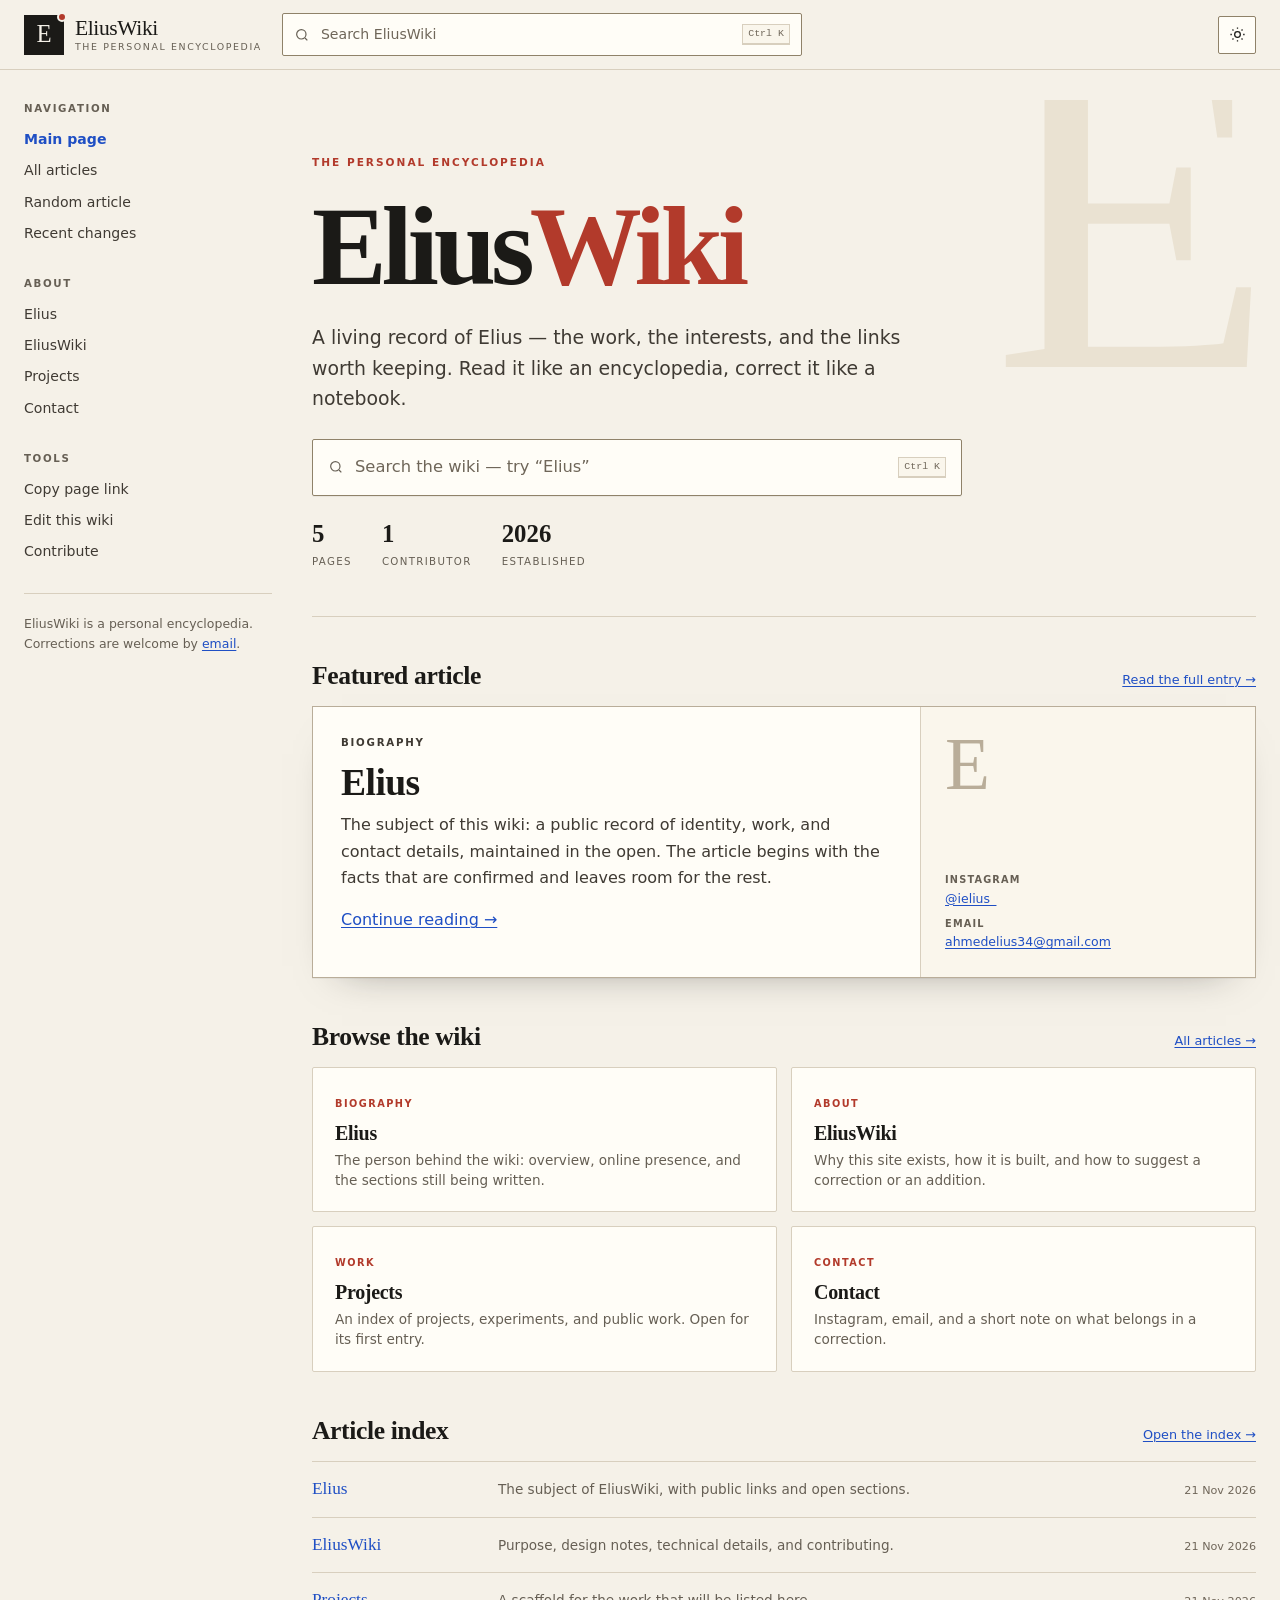
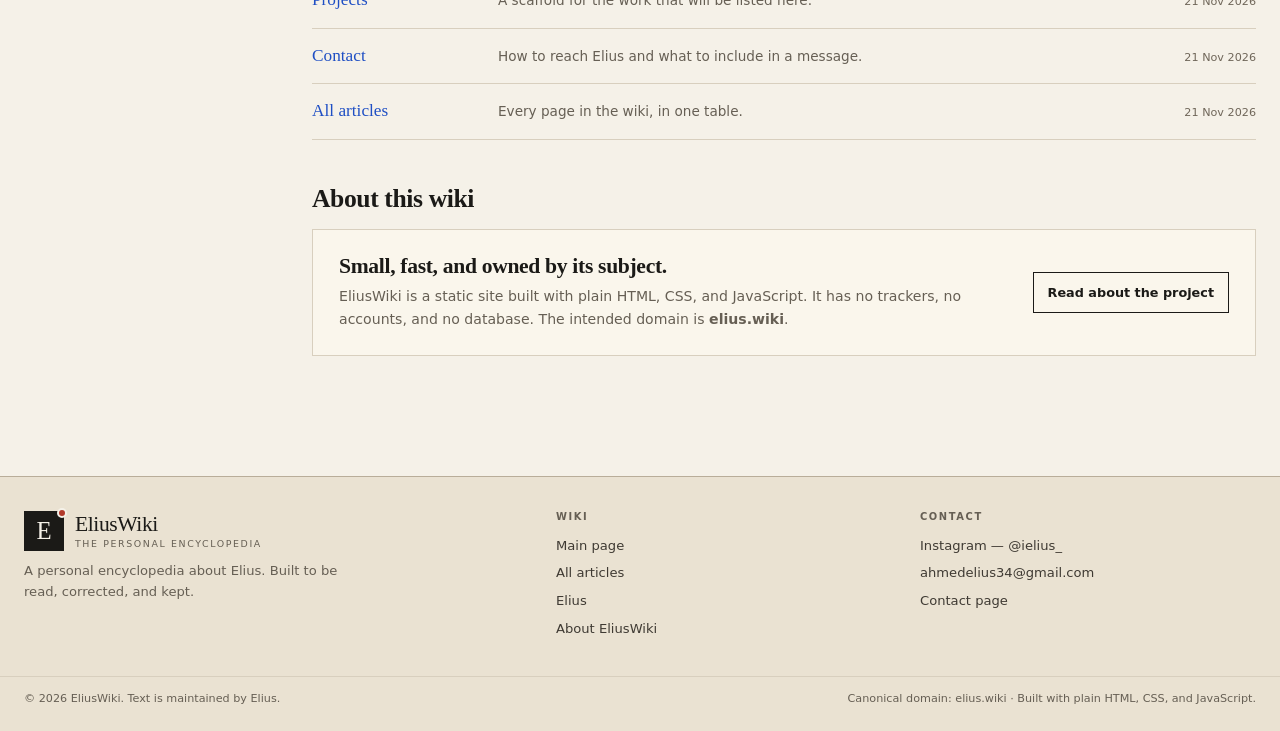
<file: index.html>
<!doctype html>
<html lang="en" data-base="">
<head>
  <meta charset="utf-8">
  <meta name="viewport" content="width=device-width, initial-scale=1">
  <title>EliusWiki — The personal encyclopedia of Elius</title>
  <meta name="description" content="EliusWiki is a personal encyclopedia about Elius: a public record of his work, interests, and contact details.">
  <link rel="canonical" href="https://elius.wiki/">
  <meta property="og:type" content="website">
  <meta property="og:site_name" content="EliusWiki">
  <meta property="og:title" content="EliusWiki — The personal encyclopedia of Elius">
  <meta property="og:description" content="A public record of Elius: his work, interests, and contact details.">
  <meta property="og:url" content="https://elius.wiki/">
  <meta property="og:image" content="https://elius.wiki/assets/img/og.png">
  <meta name="twitter:card" content="summary_large_image">
  <meta name="twitter:title" content="EliusWiki">
  <meta name="twitter:description" content="The personal encyclopedia of Elius.">
  <meta name="twitter:image" content="https://elius.wiki/assets/img/og.png">
  <meta name="theme-color" content="#f5f1e8">
  <link rel="icon" href="assets/img/favicon.svg" type="image/svg+xml">
  <link rel="manifest" href="site.webmanifest">
  <script>
    (function () {
      try {
        var theme = localStorage.getItem("eliuswiki-theme");
        if (!theme) theme = matchMedia("(prefers-color-scheme: dark)").matches ? "dark" : "light";
        document.documentElement.setAttribute("data-theme", theme);
      } catch (error) {
        document.documentElement.setAttribute("data-theme", "light");
      }
      document.documentElement.classList.add("js");
    })();
  </script>
  <link rel="stylesheet" href="assets/css/wiki.css">
  <script src="assets/js/search-index.js" defer></script>
  <script src="assets/js/wiki.js" defer></script>
</head>
<body>
  <a class="skip-link" href="#main">Skip to content</a>

  <header class="site-header">
    <div class="header-inner">
      <a class="brand" href="index.html" aria-label="EliusWiki home">
        <span class="brand-mark" aria-hidden="true">E<span class="brand-dot"></span></span>
        <span class="brand-text">
          <span class="brand-name">EliusWiki</span>
          <span class="brand-tag">The personal encyclopedia</span>
        </span>
      </a>

      <div class="header-search" data-search>
        <form class="search-box" role="search" data-search-form>
          <svg class="search-icon" viewBox="0 0 24 24" fill="none" stroke="currentColor" stroke-width="1.8" aria-hidden="true">
            <circle cx="11" cy="11" r="7"></circle>
            <path d="m20 20-3.5-3.5"></path>
          </svg>
          <label class="sr-only" for="header-search">Search EliusWiki</label>
          <input id="header-search" type="search" role="combobox" aria-haspopup="listbox" name="q" placeholder="Search EliusWiki" autocomplete="off" data-search-input aria-controls="header-search-results" aria-expanded="false">
          <kbd class="search-kbd">Ctrl K</kbd>
        </form>
        <div class="search-results" id="header-search-results" data-search-results hidden></div>
      </div>

      <div class="header-actions">
        <button class="icon-button" type="button" data-theme-toggle aria-label="Switch to dark theme" aria-pressed="false">
          <svg class="icon-sun" viewBox="0 0 24 24" fill="none" stroke="currentColor" stroke-width="1.8" aria-hidden="true">
            <circle cx="12" cy="12" r="4"></circle>
            <path d="M12 2v2M12 20v2M4.9 4.9l1.4 1.4M17.7 17.7l1.4 1.4M2 12h2M20 12h2M4.9 19.1l1.4-1.4M17.7 6.3l1.4-1.4"></path>
          </svg>
          <svg class="icon-moon" viewBox="0 0 24 24" fill="none" stroke="currentColor" stroke-width="1.8" aria-hidden="true">
            <path d="M21 12.8A8.5 8.5 0 1 1 11.2 3 6.5 6.5 0 0 0 21 12.8Z"></path>
          </svg>
        </button>
        <button class="icon-button menu-button" type="button" data-menu-toggle aria-label="Open navigation" aria-expanded="false" aria-controls="sidebar">
          <svg viewBox="0 0 24 24" fill="none" stroke="currentColor" stroke-width="1.8" aria-hidden="true">
            <path d="M4 7h16M4 12h16M4 17h16"></path>
          </svg>
        </button>
      </div>
    </div>
  </header>

  <div class="layout">
    <aside class="sidebar" id="sidebar">
      <section class="sidebar-section">
        <p class="sidebar-title">Navigation</p>
        <nav aria-label="Wiki navigation">
          <a href="index.html" aria-current="page">Main page</a>
          <a href="wiki/all.html">All articles</a>
          <a href="wiki/all.html" data-random>Random article</a>
          <a href="wiki/eliuswiki.html#recent">Recent changes</a>
        </nav>
      </section>

      <section class="sidebar-section">
        <p class="sidebar-title">About</p>
        <nav aria-label="About EliusWiki">
          <a href="wiki/elius.html">Elius</a>
          <a href="wiki/eliuswiki.html">EliusWiki</a>
          <a href="wiki/projects.html">Projects</a>
          <a href="wiki/contact.html">Contact</a>
        </nav>
      </section>

      <section class="sidebar-section">
        <p class="sidebar-title">Tools</p>
        <nav aria-label="Wiki tools">
          <button type="button" data-copy-link>Copy page link</button>
          <a href="mailto:ahmedelius34@gmail.com?subject=EliusWiki%20edit">Edit this wiki</a>
          <a href="wiki/eliuswiki.html#contributing">Contribute</a>
        </nav>
      </section>

      <section class="sidebar-section sidebar-note">
        <p>EliusWiki is a personal encyclopedia. Corrections are welcome by <a href="mailto:ahmedelius34@gmail.com">email</a>.</p>
      </section>
    </aside>

    <main class="content" id="main">
      <section class="home-hero rise" aria-labelledby="home-title">
        <span class="hero-watermark" aria-hidden="true">E</span>
        <p class="eyebrow">The personal encyclopedia</p>
        <h1 class="home-title" id="home-title">Elius<span class="title-dot">Wiki</span></h1>
        <p class="home-lede">A living record of Elius — the work, the interests, and the links worth keeping. Read it like an encyclopedia, correct it like a notebook.</p>

        <div class="hero-search" data-search>
          <form class="search-box" role="search" data-search-form>
            <svg class="search-icon" viewBox="0 0 24 24" fill="none" stroke="currentColor" stroke-width="1.8" aria-hidden="true">
              <circle cx="11" cy="11" r="7"></circle>
              <path d="m20 20-3.5-3.5"></path>
            </svg>
            <label class="sr-only" for="hero-search">Search EliusWiki</label>
            <input id="hero-search" type="search" role="combobox" aria-haspopup="listbox" name="q" placeholder="Search the wiki — try “Elius”" autocomplete="off" data-search-input aria-controls="hero-search-results" aria-expanded="false">
            <kbd class="search-kbd">Ctrl K</kbd>
          </form>
          <div class="search-results" id="hero-search-results" data-search-results hidden></div>
        </div>

        <div class="stats" aria-label="Wiki statistics">
          <div class="stat"><b>5</b><span>Pages</span></div>
          <div class="stat"><b>1</b><span>Contributor</span></div>
          <div class="stat"><b>2026</b><span>Established</span></div>
        </div>
      </section>

      <section aria-labelledby="featured-heading">
        <div class="section-heading">
          <h2 id="featured-heading">Featured article</h2>
          <a href="wiki/elius.html">Read the full entry →</a>
        </div>

        <article class="featured rise rise-2">
          <div class="featured-main">
            <p class="featured-label">Biography</p>
            <h3><a href="wiki/elius.html">Elius</a></h3>
            <p>The subject of this wiki: a public record of identity, work, and contact details, maintained in the open. The article begins with the facts that are confirmed and leaves room for the rest.</p>
            <p><a href="wiki/elius.html">Continue reading →</a></p>
          </div>
          <div class="featured-side">
            <div class="featured-mark" aria-hidden="true">E</div>
            <div class="featured-facts">
              <div><span>Instagram</span><a href="https://www.instagram.com/ielius_/" rel="me noopener">@ielius_</a></div>
              <div><span>Email</span><a href="mailto:ahmedelius34@gmail.com">ahmedelius34@gmail.com</a></div>
            </div>
          </div>
        </article>
      </section>

      <section aria-labelledby="browse-heading">
        <div class="section-heading">
          <h2 id="browse-heading">Browse the wiki</h2>
          <a href="wiki/all.html">All articles →</a>
        </div>

        <div class="card-grid">
          <a class="card" href="wiki/elius.html">
            <span class="card-kicker">Biography</span>
            <h3>Elius</h3>
            <p>The person behind the wiki: overview, online presence, and the sections still being written.</p>
          </a>
          <a class="card" href="wiki/eliuswiki.html">
            <span class="card-kicker">About</span>
            <h3>EliusWiki</h3>
            <p>Why this site exists, how it is built, and how to suggest a correction or an addition.</p>
          </a>
          <a class="card" href="wiki/projects.html">
            <span class="card-kicker">Work</span>
            <h3>Projects</h3>
            <p>An index of projects, experiments, and public work. Open for its first entry.</p>
          </a>
          <a class="card" href="wiki/contact.html">
            <span class="card-kicker">Contact</span>
            <h3>Contact</h3>
            <p>Instagram, email, and a short note on what belongs in a correction.</p>
          </a>
        </div>
      </section>

      <section aria-labelledby="index-heading">
        <div class="section-heading">
          <h2 id="index-heading">Article index</h2>
          <a href="wiki/all.html">Open the index →</a>
        </div>

        <ul class="index-list">
          <li>
            <a href="wiki/elius.html">Elius</a>
            <span class="index-desc">The subject of EliusWiki, with public links and open sections.</span>
            <time datetime="2026-11-21">21 Nov 2026</time>
          </li>
          <li>
            <a href="wiki/eliuswiki.html">EliusWiki</a>
            <span class="index-desc">Purpose, design notes, technical details, and contributing.</span>
            <time datetime="2026-11-21">21 Nov 2026</time>
          </li>
          <li>
            <a href="wiki/projects.html">Projects</a>
            <span class="index-desc">A scaffold for the work that will be listed here.</span>
            <time datetime="2026-11-21">21 Nov 2026</time>
          </li>
          <li>
            <a href="wiki/contact.html">Contact</a>
            <span class="index-desc">How to reach Elius and what to include in a message.</span>
            <time datetime="2026-11-21">21 Nov 2026</time>
          </li>
          <li>
            <a href="wiki/all.html">All articles</a>
            <span class="index-desc">Every page in the wiki, in one table.</span>
            <time datetime="2026-11-21">21 Nov 2026</time>
          </li>
        </ul>
      </section>

      <section id="about" aria-labelledby="about-heading">
        <div class="section-heading">
          <h2 id="about-heading">About this wiki</h2>
        </div>
        <div class="about-panel">
          <div>
            <h2>Small, fast, and owned by its subject.</h2>
            <p>EliusWiki is a static site built with plain HTML, CSS, and JavaScript. It has no trackers, no accounts, and no database. The intended domain is <strong>elius.wiki</strong>.</p>
          </div>
          <a class="button button-secondary" href="wiki/eliuswiki.html">Read about the project</a>
        </div>
      </section>
    </main>
  </div>

  <footer class="site-footer">
    <div class="footer-inner">
      <div class="footer-brand">
        <a class="brand" href="index.html" aria-label="EliusWiki home">
          <span class="brand-mark" aria-hidden="true">E<span class="brand-dot"></span></span>
          <span class="brand-text">
            <span class="brand-name">EliusWiki</span>
            <span class="brand-tag">The personal encyclopedia</span>
          </span>
        </a>
        <p>A personal encyclopedia about Elius. Built to be read, corrected, and kept.</p>
      </div>

      <nav class="footer-col" aria-label="Wiki">
        <h2>Wiki</h2>
        <a href="index.html">Main page</a>
        <a href="wiki/all.html">All articles</a>
        <a href="wiki/elius.html">Elius</a>
        <a href="wiki/eliuswiki.html">About EliusWiki</a>
      </nav>

      <nav class="footer-col" aria-label="Contact">
        <h2>Contact</h2>
        <a href="https://www.instagram.com/ielius_/" rel="me noopener">Instagram — @ielius_</a>
        <a href="mailto:ahmedelius34@gmail.com">ahmedelius34@gmail.com</a>
        <a href="wiki/contact.html">Contact page</a>
      </nav>
    </div>

    <div class="footer-bottom">
      <span>© <span data-year>2026</span> EliusWiki. Text is maintained by Elius.</span>
      <span>Canonical domain: elius.wiki · Built with plain HTML, CSS, and JavaScript.</span>
    </div>
  </footer>
</body>
</html>
</file>
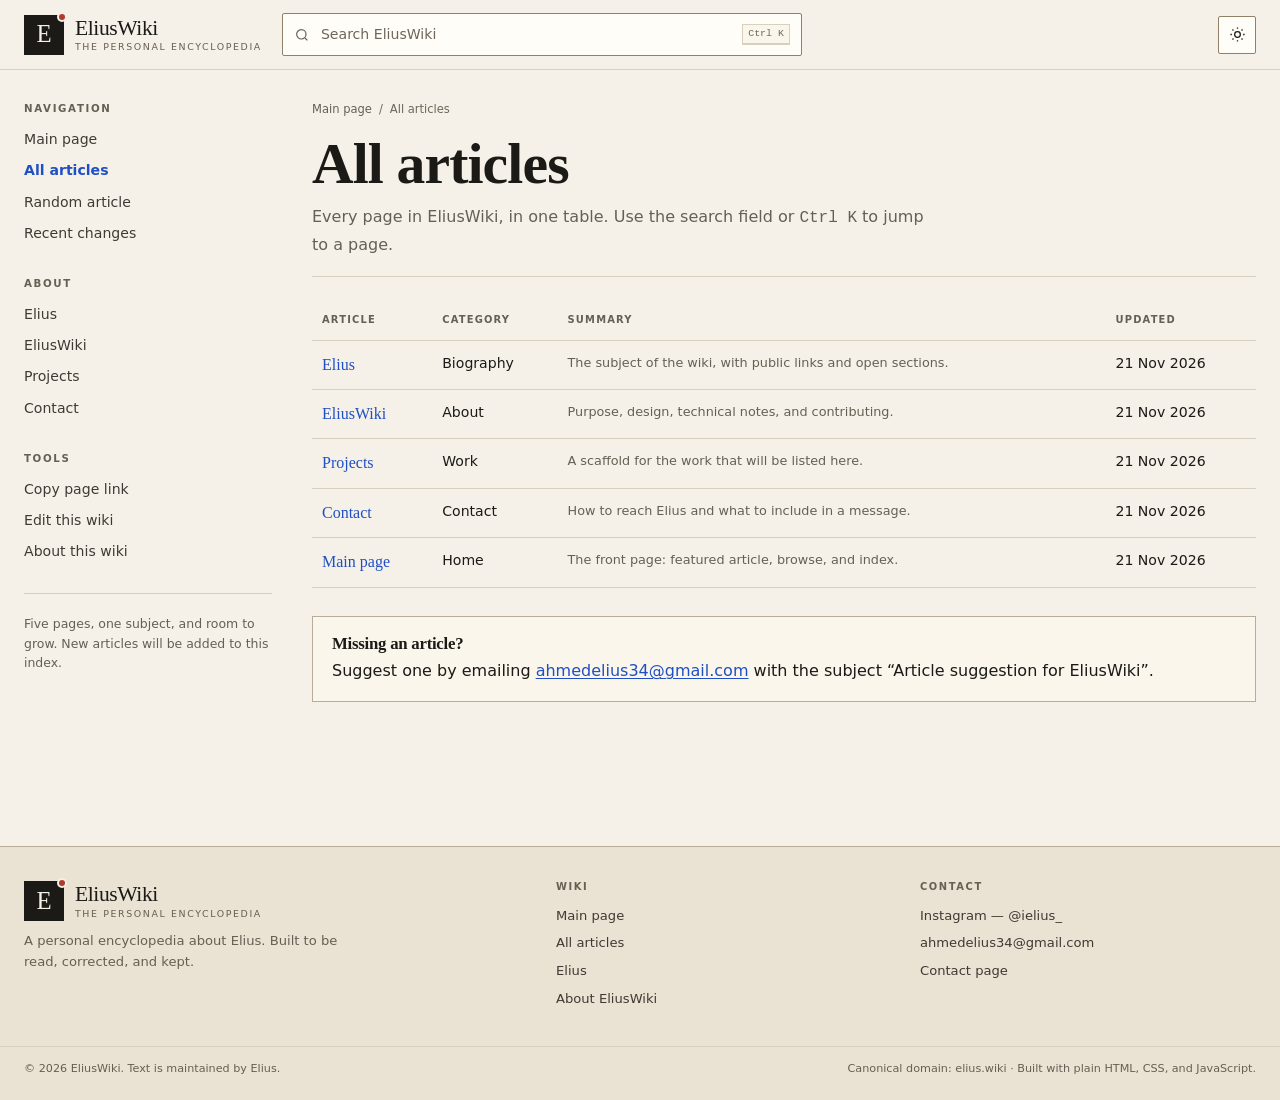
<file: wiki/all.html>
<!doctype html>
<html lang="en" data-base="../">
<head>
  <meta charset="utf-8">
  <meta name="viewport" content="width=device-width, initial-scale=1">
  <title>All articles — EliusWiki</title>
  <meta name="description" content="Every article in EliusWiki: Elius, EliusWiki, Projects, Contact, and the index.">
  <link rel="canonical" href="https://elius.wiki/wiki/all.html">
  <meta property="og:type" content="website">
  <meta property="og:site_name" content="EliusWiki">
  <meta property="og:title" content="All articles — EliusWiki">
  <meta property="og:description" content="Every article in EliusWiki in one place.">
  <meta property="og:url" content="https://elius.wiki/wiki/all.html">
  <meta property="og:image" content="https://elius.wiki/assets/img/og.png">
  <meta name="twitter:card" content="summary_large_image">
  <meta name="twitter:title" content="All articles — EliusWiki">
  <meta name="twitter:description" content="Every article in EliusWiki in one place.">
  <meta name="twitter:image" content="https://elius.wiki/assets/img/og.png">
  <meta name="theme-color" content="#f5f1e8">
  <link rel="icon" href="../assets/img/favicon.svg" type="image/svg+xml">
  <link rel="manifest" href="../site.webmanifest">
  <script>
    (function () {
      try {
        var theme = localStorage.getItem("eliuswiki-theme");
        if (!theme) theme = matchMedia("(prefers-color-scheme: dark)").matches ? "dark" : "light";
        document.documentElement.setAttribute("data-theme", theme);
      } catch (error) {
        document.documentElement.setAttribute("data-theme", "light");
      }
      document.documentElement.classList.add("js");
    })();
  </script>
  <link rel="stylesheet" href="../assets/css/wiki.css">
  <script src="../assets/js/search-index.js" defer></script>
  <script src="../assets/js/wiki.js" defer></script>
</head>
<body>
  <a class="skip-link" href="#main">Skip to content</a>

  <header class="site-header">
    <div class="header-inner">
      <a class="brand" href="../index.html" aria-label="EliusWiki home">
        <span class="brand-mark" aria-hidden="true">E<span class="brand-dot"></span></span>
        <span class="brand-text">
          <span class="brand-name">EliusWiki</span>
          <span class="brand-tag">The personal encyclopedia</span>
        </span>
      </a>

      <div class="header-search" data-search>
        <form class="search-box" role="search" data-search-form>
          <svg class="search-icon" viewBox="0 0 24 24" fill="none" stroke="currentColor" stroke-width="1.8" aria-hidden="true">
            <circle cx="11" cy="11" r="7"></circle>
            <path d="m20 20-3.5-3.5"></path>
          </svg>
          <label class="sr-only" for="header-search">Search EliusWiki</label>
          <input id="header-search" type="search" role="combobox" aria-haspopup="listbox" name="q" placeholder="Search EliusWiki" autocomplete="off" data-search-input aria-controls="header-search-results" aria-expanded="false">
          <kbd class="search-kbd">Ctrl K</kbd>
        </form>
        <div class="search-results" id="header-search-results" data-search-results hidden></div>
      </div>

      <div class="header-actions">
        <button class="icon-button" type="button" data-theme-toggle aria-label="Switch to dark theme" aria-pressed="false">
          <svg class="icon-sun" viewBox="0 0 24 24" fill="none" stroke="currentColor" stroke-width="1.8" aria-hidden="true">
            <circle cx="12" cy="12" r="4"></circle>
            <path d="M12 2v2M12 20v2M4.9 4.9l1.4 1.4M17.7 17.7l1.4 1.4M2 12h2M20 12h2M4.9 19.1l1.4-1.4M17.7 6.3l1.4-1.4"></path>
          </svg>
          <svg class="icon-moon" viewBox="0 0 24 24" fill="none" stroke="currentColor" stroke-width="1.8" aria-hidden="true">
            <path d="M21 12.8A8.5 8.5 0 1 1 11.2 3 6.5 6.5 0 0 0 21 12.8Z"></path>
          </svg>
        </button>
        <button class="icon-button menu-button" type="button" data-menu-toggle aria-label="Open navigation" aria-expanded="false" aria-controls="sidebar">
          <svg viewBox="0 0 24 24" fill="none" stroke="currentColor" stroke-width="1.8" aria-hidden="true">
            <path d="M4 7h16M4 12h16M4 17h16"></path>
          </svg>
        </button>
      </div>
    </div>
  </header>

  <div class="layout">
    <aside class="sidebar" id="sidebar">
      <section class="sidebar-section">
        <p class="sidebar-title">Navigation</p>
        <nav aria-label="Wiki navigation">
          <a href="../index.html">Main page</a>
          <a href="all.html" aria-current="page">All articles</a>
          <a href="all.html" data-random>Random article</a>
          <a href="eliuswiki.html#recent">Recent changes</a>
        </nav>
      </section>

      <section class="sidebar-section">
        <p class="sidebar-title">About</p>
        <nav aria-label="About EliusWiki">
          <a href="elius.html">Elius</a>
          <a href="eliuswiki.html">EliusWiki</a>
          <a href="projects.html">Projects</a>
          <a href="contact.html">Contact</a>
        </nav>
      </section>

      <section class="sidebar-section">
        <p class="sidebar-title">Tools</p>
        <nav aria-label="Wiki tools">
          <button type="button" data-copy-link>Copy page link</button>
          <a href="mailto:ahmedelius34@gmail.com?subject=EliusWiki%20edit">Edit this wiki</a>
          <a href="../index.html#about">About this wiki</a>
        </nav>
      </section>

      <section class="sidebar-section sidebar-note">
        <p>Five pages, one subject, and room to grow. New articles will be added to this index.</p>
      </section>
    </aside>

    <main class="content" id="main">
      <header class="page-header rise">
        <nav class="breadcrumb" aria-label="Breadcrumb">
          <a href="../index.html">Main page</a>
          <span aria-hidden="true">/</span>
          <span>All articles</span>
        </nav>
        <h1>All articles</h1>
        <p>Every page in EliusWiki, in one table. Use the search field or <kbd>Ctrl K</kbd> to jump to a page.</p>
      </header>

      <h2 class="sr-only">Article index</h2>

      <table class="article-table">
        <thead>
          <tr>
            <th scope="col">Article</th>
            <th scope="col">Category</th>
            <th scope="col">Summary</th>
            <th scope="col">Updated</th>
          </tr>
        </thead>
        <tbody>
          <tr>
            <td><a href="elius.html">Elius</a></td>
            <td>Biography</td>
            <td class="table-desc">The subject of the wiki, with public links and open sections.</td>
            <td><time datetime="2026-11-21">21 Nov 2026</time></td>
          </tr>
          <tr>
            <td><a href="eliuswiki.html">EliusWiki</a></td>
            <td>About</td>
            <td class="table-desc">Purpose, design, technical notes, and contributing.</td>
            <td><time datetime="2026-11-21">21 Nov 2026</time></td>
          </tr>
          <tr>
            <td><a href="projects.html">Projects</a></td>
            <td>Work</td>
            <td class="table-desc">A scaffold for the work that will be listed here.</td>
            <td><time datetime="2026-11-21">21 Nov 2026</time></td>
          </tr>
          <tr>
            <td><a href="contact.html">Contact</a></td>
            <td>Contact</td>
            <td class="table-desc">How to reach Elius and what to include in a message.</td>
            <td><time datetime="2026-11-21">21 Nov 2026</time></td>
          </tr>
          <tr>
            <td><a href="../index.html">Main page</a></td>
            <td>Home</td>
            <td class="table-desc">The front page: featured article, browse, and index.</td>
            <td><time datetime="2026-11-21">21 Nov 2026</time></td>
          </tr>
        </tbody>
      </table>

      <div class="callout" style="margin-top: 28px;">
        <h3>Missing an article?</h3>
        <p>Suggest one by emailing <a href="mailto:ahmedelius34@gmail.com?subject=Article%20suggestion%20for%20EliusWiki">ahmedelius34@gmail.com</a> with the subject “Article suggestion for EliusWiki”.</p>
      </div>
    </main>
  </div>

  <footer class="site-footer">
    <div class="footer-inner">
      <div class="footer-brand">
        <a class="brand" href="../index.html" aria-label="EliusWiki home">
          <span class="brand-mark" aria-hidden="true">E<span class="brand-dot"></span></span>
          <span class="brand-text">
            <span class="brand-name">EliusWiki</span>
            <span class="brand-tag">The personal encyclopedia</span>
          </span>
        </a>
        <p>A personal encyclopedia about Elius. Built to be read, corrected, and kept.</p>
      </div>

      <nav class="footer-col" aria-label="Wiki">
        <h2>Wiki</h2>
        <a href="../index.html">Main page</a>
        <a href="all.html">All articles</a>
        <a href="elius.html">Elius</a>
        <a href="eliuswiki.html">About EliusWiki</a>
      </nav>

      <nav class="footer-col" aria-label="Contact">
        <h2>Contact</h2>
        <a href="https://www.instagram.com/ielius_/" rel="me noopener">Instagram — @ielius_</a>
        <a href="mailto:ahmedelius34@gmail.com">ahmedelius34@gmail.com</a>
        <a href="contact.html">Contact page</a>
      </nav>
    </div>

    <div class="footer-bottom">
      <span>© <span data-year>2026</span> EliusWiki. Text is maintained by Elius.</span>
      <span>Canonical domain: elius.wiki · Built with plain HTML, CSS, and JavaScript.</span>
    </div>
  </footer>
</body>
</html>
</file>
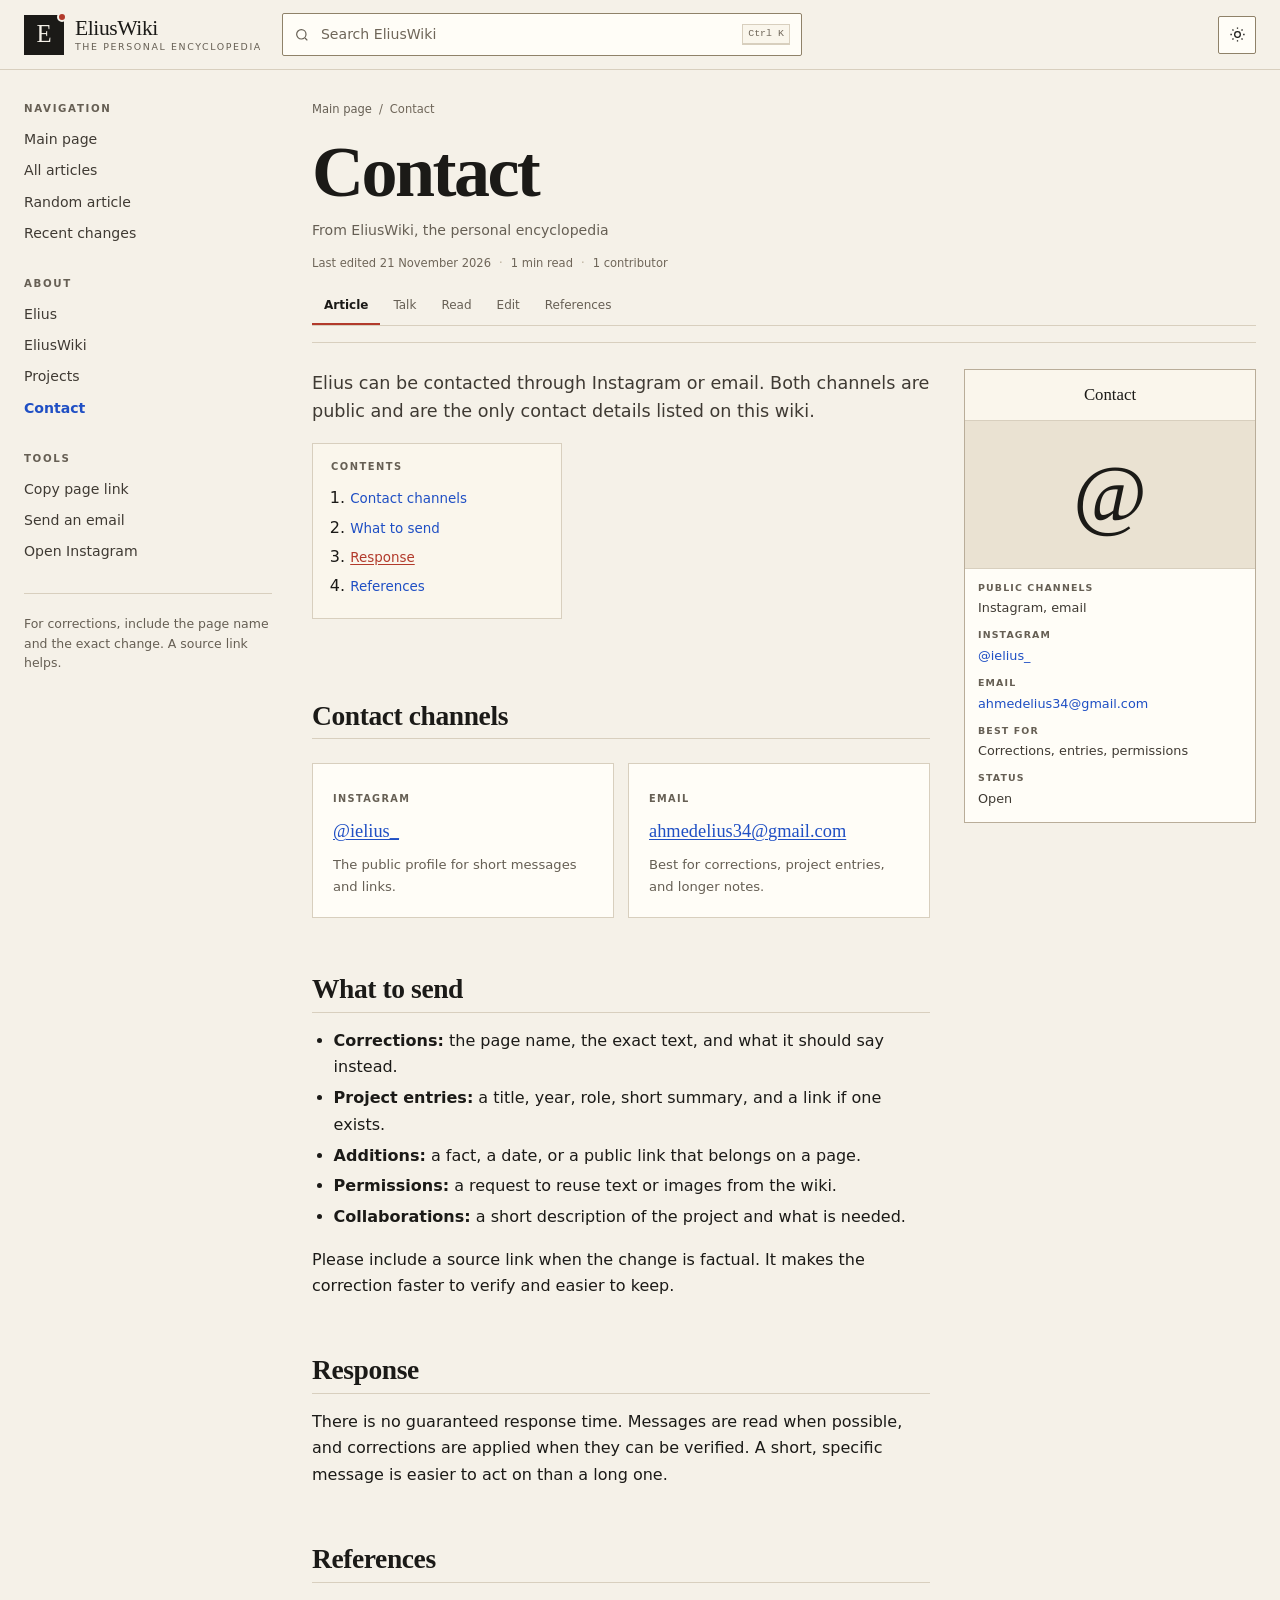
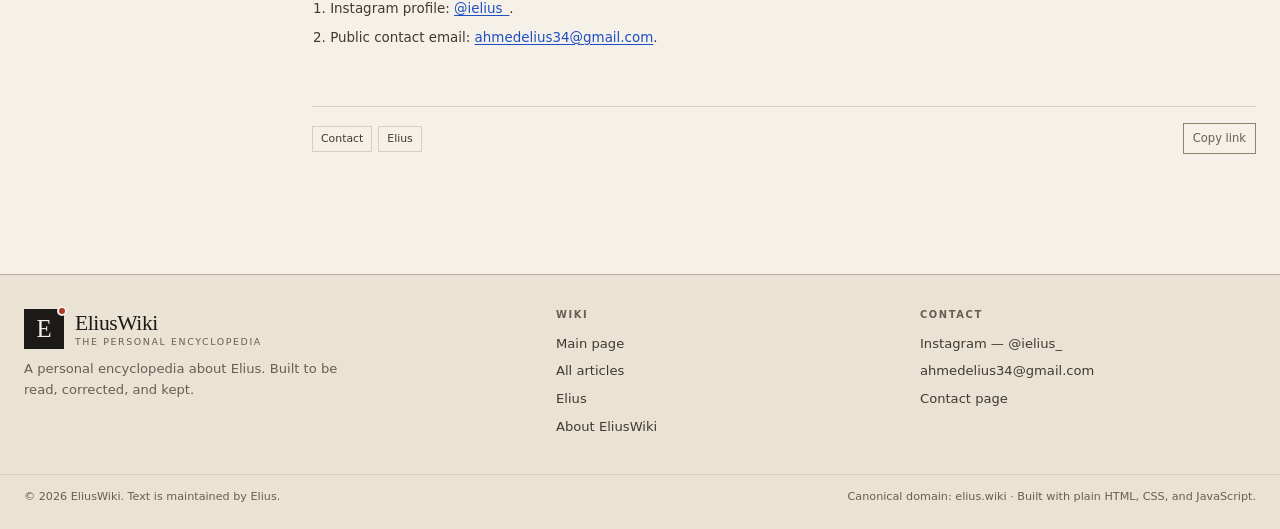
<file: wiki/contact.html>
<!doctype html>
<html lang="en" data-base="../">
<head>
  <meta charset="utf-8">
  <meta name="viewport" content="width=device-width, initial-scale=1">
  <title>Contact — EliusWiki</title>
  <meta name="description" content="How to contact Elius by Instagram or email, and what to include in a correction or project submission.">
  <link rel="canonical" href="https://elius.wiki/wiki/contact.html">
  <meta property="og:type" content="article">
  <meta property="og:site_name" content="EliusWiki">
  <meta property="og:title" content="Contact — EliusWiki">
  <meta property="og:description" content="Instagram, email, and what to send.">
  <meta property="og:url" content="https://elius.wiki/wiki/contact.html">
  <meta property="og:image" content="https://elius.wiki/assets/img/og.png">
  <meta name="twitter:card" content="summary_large_image">
  <meta name="twitter:title" content="Contact — EliusWiki">
  <meta name="twitter:description" content="How to reach Elius.">
  <meta name="twitter:image" content="https://elius.wiki/assets/img/og.png">
  <meta name="theme-color" content="#f5f1e8">
  <link rel="icon" href="../assets/img/favicon.svg" type="image/svg+xml">
  <link rel="manifest" href="../site.webmanifest">
  <script>
    (function () {
      try {
        var theme = localStorage.getItem("eliuswiki-theme");
        if (!theme) theme = matchMedia("(prefers-color-scheme: dark)").matches ? "dark" : "light";
        document.documentElement.setAttribute("data-theme", theme);
      } catch (error) {
        document.documentElement.setAttribute("data-theme", "light");
      }
      document.documentElement.classList.add("js");
    })();
  </script>
  <link rel="stylesheet" href="../assets/css/wiki.css">
  <script src="../assets/js/search-index.js" defer></script>
  <script src="../assets/js/wiki.js" defer></script>
</head>
<body>
  <a class="skip-link" href="#main">Skip to content</a>

  <header class="site-header">
    <div class="header-inner">
      <a class="brand" href="../index.html" aria-label="EliusWiki home">
        <span class="brand-mark" aria-hidden="true">E<span class="brand-dot"></span></span>
        <span class="brand-text">
          <span class="brand-name">EliusWiki</span>
          <span class="brand-tag">The personal encyclopedia</span>
        </span>
      </a>

      <div class="header-search" data-search>
        <form class="search-box" role="search" data-search-form>
          <svg class="search-icon" viewBox="0 0 24 24" fill="none" stroke="currentColor" stroke-width="1.8" aria-hidden="true">
            <circle cx="11" cy="11" r="7"></circle>
            <path d="m20 20-3.5-3.5"></path>
          </svg>
          <label class="sr-only" for="header-search">Search EliusWiki</label>
          <input id="header-search" type="search" role="combobox" aria-haspopup="listbox" name="q" placeholder="Search EliusWiki" autocomplete="off" data-search-input aria-controls="header-search-results" aria-expanded="false">
          <kbd class="search-kbd">Ctrl K</kbd>
        </form>
        <div class="search-results" id="header-search-results" data-search-results hidden></div>
      </div>

      <div class="header-actions">
        <button class="icon-button" type="button" data-theme-toggle aria-label="Switch to dark theme" aria-pressed="false">
          <svg class="icon-sun" viewBox="0 0 24 24" fill="none" stroke="currentColor" stroke-width="1.8" aria-hidden="true">
            <circle cx="12" cy="12" r="4"></circle>
            <path d="M12 2v2M12 20v2M4.9 4.9l1.4 1.4M17.7 17.7l1.4 1.4M2 12h2M20 12h2M4.9 19.1l1.4-1.4M17.7 6.3l1.4-1.4"></path>
          </svg>
          <svg class="icon-moon" viewBox="0 0 24 24" fill="none" stroke="currentColor" stroke-width="1.8" aria-hidden="true">
            <path d="M21 12.8A8.5 8.5 0 1 1 11.2 3 6.5 6.5 0 0 0 21 12.8Z"></path>
          </svg>
        </button>
        <button class="icon-button menu-button" type="button" data-menu-toggle aria-label="Open navigation" aria-expanded="false" aria-controls="sidebar">
          <svg viewBox="0 0 24 24" fill="none" stroke="currentColor" stroke-width="1.8" aria-hidden="true">
            <path d="M4 7h16M4 12h16M4 17h16"></path>
          </svg>
        </button>
      </div>
    </div>
  </header>

  <div class="layout">
    <aside class="sidebar" id="sidebar">
      <section class="sidebar-section">
        <p class="sidebar-title">Navigation</p>
        <nav aria-label="Wiki navigation">
          <a href="../index.html">Main page</a>
          <a href="all.html">All articles</a>
          <a href="all.html" data-random>Random article</a>
          <a href="eliuswiki.html#recent">Recent changes</a>
        </nav>
      </section>

      <section class="sidebar-section">
        <p class="sidebar-title">About</p>
        <nav aria-label="About EliusWiki">
          <a href="elius.html">Elius</a>
          <a href="eliuswiki.html">EliusWiki</a>
          <a href="projects.html">Projects</a>
          <a href="contact.html" aria-current="page">Contact</a>
        </nav>
      </section>

      <section class="sidebar-section">
        <p class="sidebar-title">Tools</p>
        <nav aria-label="Wiki tools">
          <button type="button" data-copy-link>Copy page link</button>
          <a href="mailto:ahmedelius34@gmail.com?subject=EliusWiki%20contact">Send an email</a>
          <a href="https://www.instagram.com/ielius_/" rel="me noopener">Open Instagram</a>
        </nav>
      </section>

      <section class="sidebar-section sidebar-note">
        <p>For corrections, include the page name and the exact change. A source link helps.</p>
      </section>
    </aside>

    <main class="content" id="main">
      <article class="article">
        <header class="article-header rise">
          <nav class="breadcrumb" aria-label="Breadcrumb">
            <a href="../index.html">Main page</a>
            <span aria-hidden="true">/</span>
            <span>Contact</span>
          </nav>
          <h1 class="article-title">Contact</h1>
          <p class="article-subtitle">From EliusWiki, the personal encyclopedia</p>
          <div class="article-meta">
            <span>Last edited 21 November 2026</span>
            <span class="dot" aria-hidden="true">·</span>
            <span>1 min read</span>
            <span class="dot" aria-hidden="true">·</span>
            <span>1 contributor</span>
          </div>
          <nav class="wiki-tabs" aria-label="Article actions">
            <a href="contact.html" aria-current="page">Article</a>
            <a href="mailto:ahmedelius34@gmail.com?subject=Talk%3A%20Contact">Talk</a>
            <a href="contact.html">Read</a>
            <a href="mailto:ahmedelius34@gmail.com?subject=Edit%3A%20Contact">Edit</a>
            <a href="#references">References</a>
          </nav>
        </header>

        <div class="article-layout">
          <div class="article-body">
            <p class="lead">Elius can be contacted through Instagram or email. Both channels are public and are the only contact details listed on this wiki.</p>

            <aside class="toc" aria-labelledby="toc-title">
              <p class="toc-title" id="toc-title">Contents</p>
              <ol>
                <li><a href="#channels">Contact channels</a></li>
                <li><a href="#what-to-send">What to send</a></li>
                <li><a href="#response">Response</a></li>
                <li><a href="#references">References</a></li>
              </ol>
            </aside>

            <h2 id="channels">Contact channels</h2>
            <div class="contact-grid">
              <div class="contact-card">
                <span class="contact-label">Instagram</span>
                <a class="contact-value" href="https://www.instagram.com/ielius_/" rel="me noopener">@ielius_</a>
                <p>The public profile for short messages and links.</p>
              </div>
              <div class="contact-card">
                <span class="contact-label">Email</span>
                <a class="contact-value" href="mailto:ahmedelius34@gmail.com">ahmedelius34@gmail.com</a>
                <p>Best for corrections, project entries, and longer notes.</p>
              </div>
            </div>

            <h2 id="what-to-send">What to send</h2>
            <ul>
              <li><strong>Corrections:</strong> the page name, the exact text, and what it should say instead.</li>
              <li><strong>Project entries:</strong> a title, year, role, short summary, and a link if one exists.</li>
              <li><strong>Additions:</strong> a fact, a date, or a public link that belongs on a page.</li>
              <li><strong>Permissions:</strong> a request to reuse text or images from the wiki.</li>
              <li><strong>Collaborations:</strong> a short description of the project and what is needed.</li>
            </ul>
            <p>Please include a source link when the change is factual. It makes the correction faster to verify and easier to keep.</p>

            <h2 id="response">Response</h2>
            <p>There is no guaranteed response time. Messages are read when possible, and corrections are applied when they can be verified. A short, specific message is easier to act on than a long one.</p>

            <h2 id="references">References</h2>
            <ol class="references">
              <li id="ref-1">Instagram profile: <a href="https://www.instagram.com/ielius_/" rel="me noopener">@ielius_</a>.</li>
              <li id="ref-2">Public contact email: <a href="mailto:ahmedelius34@gmail.com">ahmedelius34@gmail.com</a>.</li>
            </ol>
          </div>

          <aside class="infobox" aria-label="Quick facts about contacting Elius">
            <div class="infobox-title">Contact</div>
            <div class="infobox-mark" aria-hidden="true">@</div>
            <dl>
              <dt>Public channels</dt>
              <dd>Instagram, email</dd>

              <dt>Instagram</dt>
              <dd><a href="https://www.instagram.com/ielius_/" rel="me noopener">@ielius_</a></dd>

              <dt>Email</dt>
              <dd><a href="mailto:ahmedelius34@gmail.com">ahmedelius34@gmail.com</a></dd>

              <dt>Best for</dt>
              <dd>Corrections, entries, permissions</dd>

              <dt>Status</dt>
              <dd>Open</dd>
            </dl>
          </aside>
        </div>

        <footer class="article-footer">
          <div class="category-tags" aria-label="Categories">
            <a class="tag" href="all.html">Contact</a>
            <a class="tag" href="elius.html">Elius</a>
          </div>
          <button class="copy-link" type="button" data-copy-link>Copy link</button>
        </footer>
      </article>
    </main>
  </div>

  <footer class="site-footer">
    <div class="footer-inner">
      <div class="footer-brand">
        <a class="brand" href="../index.html" aria-label="EliusWiki home">
          <span class="brand-mark" aria-hidden="true">E<span class="brand-dot"></span></span>
          <span class="brand-text">
            <span class="brand-name">EliusWiki</span>
            <span class="brand-tag">The personal encyclopedia</span>
          </span>
        </a>
        <p>A personal encyclopedia about Elius. Built to be read, corrected, and kept.</p>
      </div>

      <nav class="footer-col" aria-label="Wiki">
        <h2>Wiki</h2>
        <a href="../index.html">Main page</a>
        <a href="all.html">All articles</a>
        <a href="elius.html">Elius</a>
        <a href="eliuswiki.html">About EliusWiki</a>
      </nav>

      <nav class="footer-col" aria-label="Contact">
        <h2>Contact</h2>
        <a href="https://www.instagram.com/ielius_/" rel="me noopener">Instagram — @ielius_</a>
        <a href="mailto:ahmedelius34@gmail.com">ahmedelius34@gmail.com</a>
        <a href="contact.html">Contact page</a>
      </nav>
    </div>

    <div class="footer-bottom">
      <span>© <span data-year>2026</span> EliusWiki. Text is maintained by Elius.</span>
      <span>Canonical domain: elius.wiki · Built with plain HTML, CSS, and JavaScript.</span>
    </div>
  </footer>
</body>
</html>
</file>
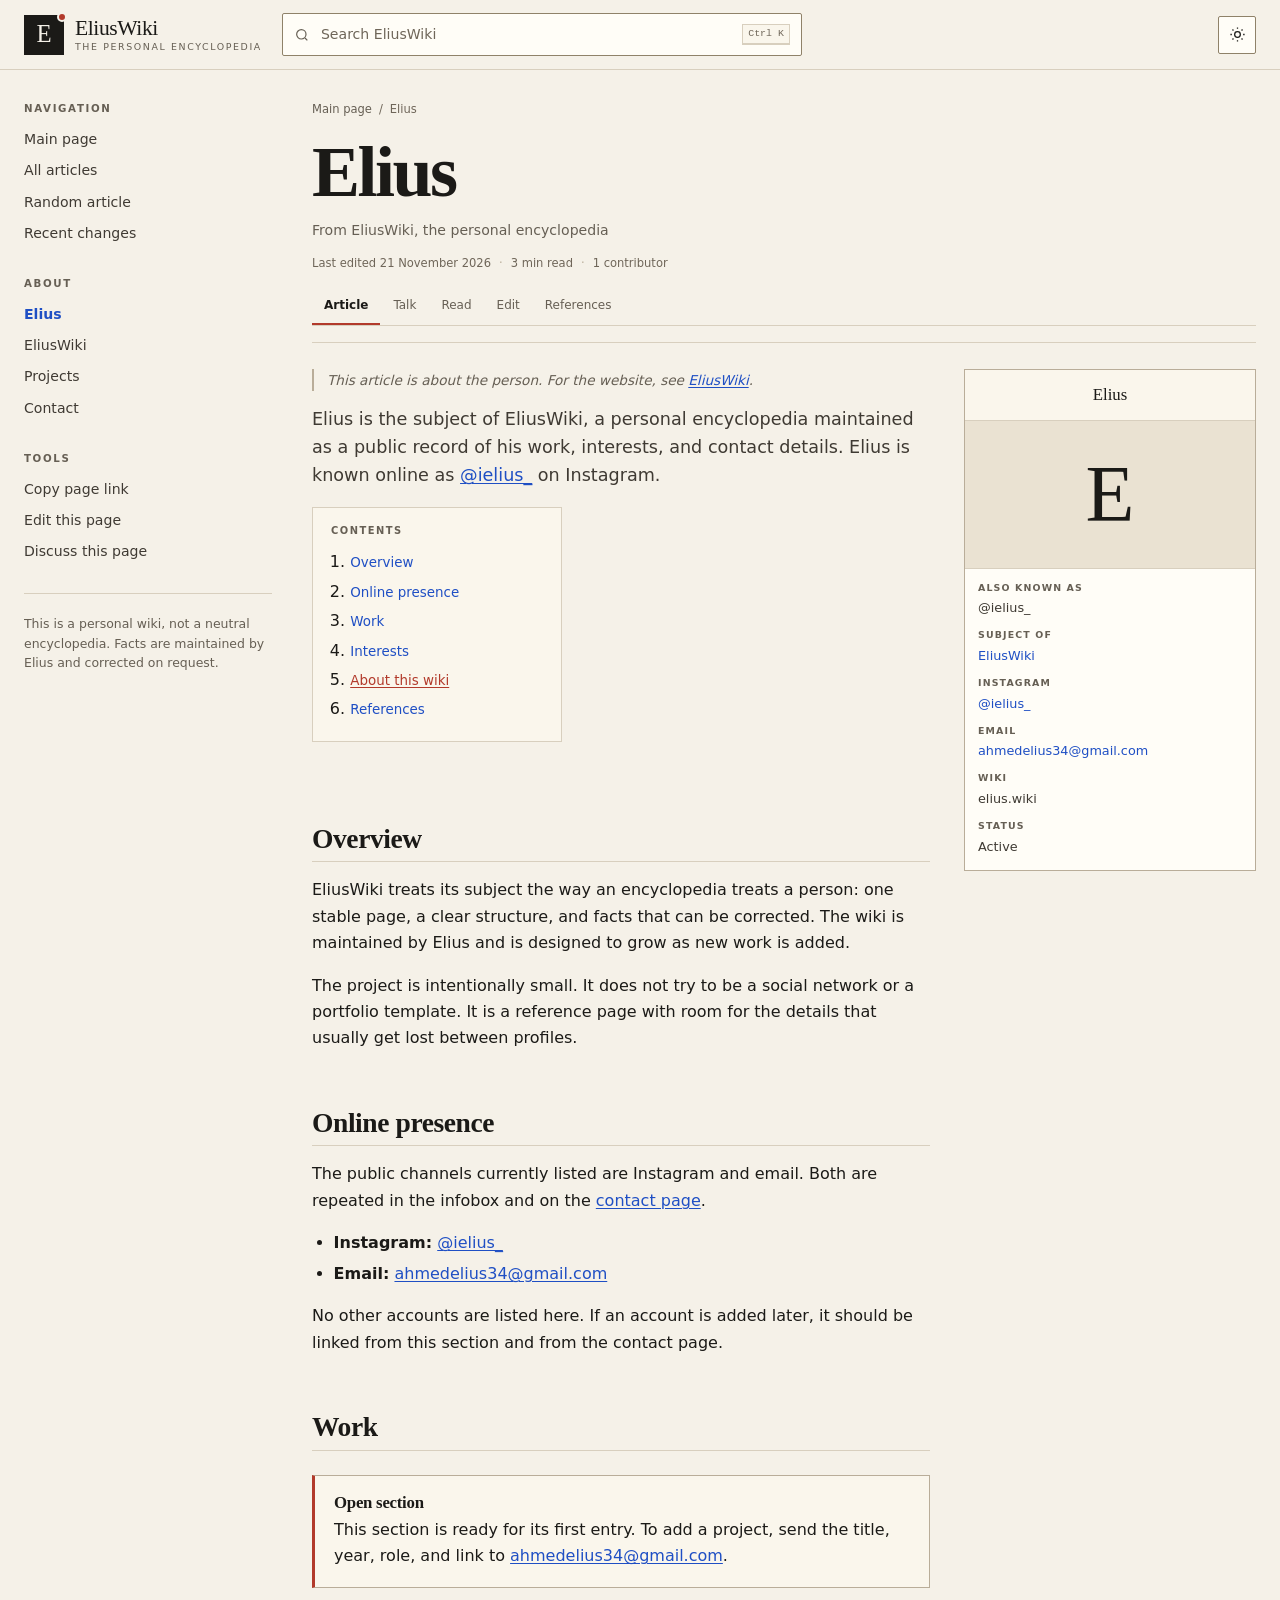
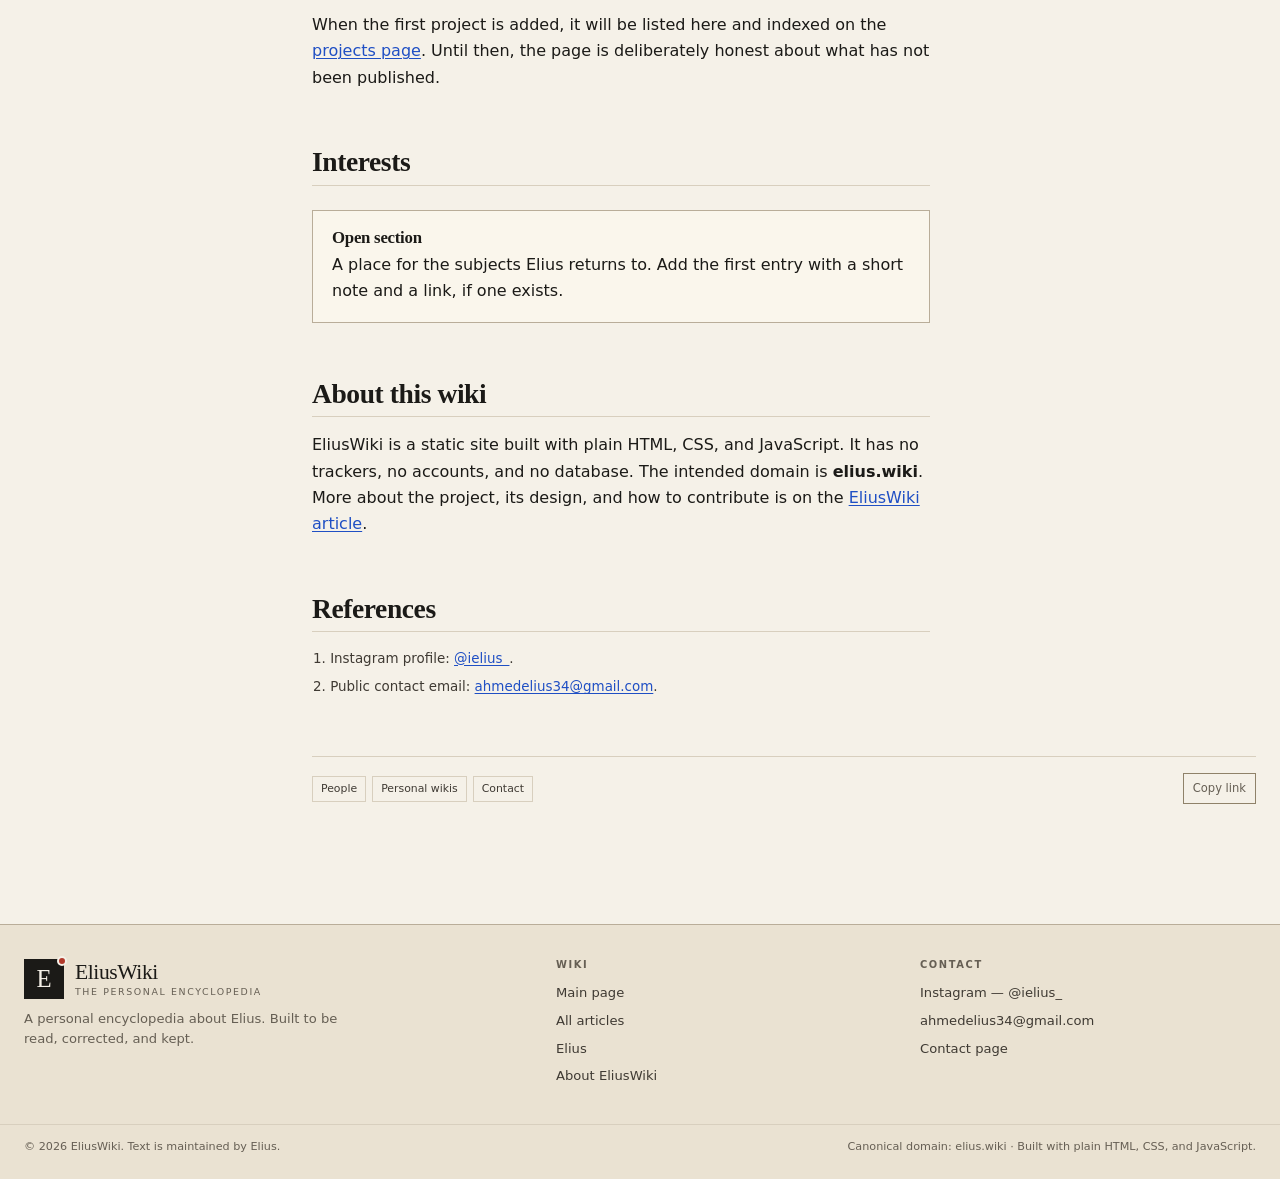
<file: wiki/elius.html>
<!doctype html>
<html lang="en" data-base="../">
<head>
  <meta charset="utf-8">
  <meta name="viewport" content="width=device-width, initial-scale=1">
  <title>Elius — EliusWiki</title>
  <meta name="description" content="Elius is the subject of EliusWiki, a personal encyclopedia. Public links, overview, and open sections.">
  <link rel="canonical" href="https://elius.wiki/wiki/elius.html">
  <meta property="og:type" content="article">
  <meta property="og:site_name" content="EliusWiki">
  <meta property="og:title" content="Elius — EliusWiki">
  <meta property="og:description" content="The subject of EliusWiki: overview, online presence, work, interests, and references.">
  <meta property="og:url" content="https://elius.wiki/wiki/elius.html">
  <meta property="og:image" content="https://elius.wiki/assets/img/og.png">
  <meta name="twitter:card" content="summary_large_image">
  <meta name="twitter:title" content="Elius — EliusWiki">
  <meta name="twitter:description" content="The subject of EliusWiki.">
  <meta name="twitter:image" content="https://elius.wiki/assets/img/og.png">
  <meta name="theme-color" content="#f5f1e8">
  <link rel="icon" href="../assets/img/favicon.svg" type="image/svg+xml">
  <link rel="manifest" href="../site.webmanifest">
  <script>
    (function () {
      try {
        var theme = localStorage.getItem("eliuswiki-theme");
        if (!theme) theme = matchMedia("(prefers-color-scheme: dark)").matches ? "dark" : "light";
        document.documentElement.setAttribute("data-theme", theme);
      } catch (error) {
        document.documentElement.setAttribute("data-theme", "light");
      }
      document.documentElement.classList.add("js");
    })();
  </script>
  <link rel="stylesheet" href="../assets/css/wiki.css">
  <script src="../assets/js/search-index.js" defer></script>
  <script src="../assets/js/wiki.js" defer></script>
  <script type="application/ld+json">
    {
      "@context": "https://schema.org",
      "@type": "Person",
      "name": "Elius",
      "alternateName": "@ielius_",
      "url": "https://elius.wiki/wiki/elius.html",
      "email": "mailto:ahmedelius34@gmail.com",
      "sameAs": ["https://www.instagram.com/ielius_/"]
    }
  </script>
</head>
<body>
  <a class="skip-link" href="#main">Skip to content</a>

  <header class="site-header">
    <div class="header-inner">
      <a class="brand" href="../index.html" aria-label="EliusWiki home">
        <span class="brand-mark" aria-hidden="true">E<span class="brand-dot"></span></span>
        <span class="brand-text">
          <span class="brand-name">EliusWiki</span>
          <span class="brand-tag">The personal encyclopedia</span>
        </span>
      </a>

      <div class="header-search" data-search>
        <form class="search-box" role="search" data-search-form>
          <svg class="search-icon" viewBox="0 0 24 24" fill="none" stroke="currentColor" stroke-width="1.8" aria-hidden="true">
            <circle cx="11" cy="11" r="7"></circle>
            <path d="m20 20-3.5-3.5"></path>
          </svg>
          <label class="sr-only" for="header-search">Search EliusWiki</label>
          <input id="header-search" type="search" role="combobox" aria-haspopup="listbox" name="q" placeholder="Search EliusWiki" autocomplete="off" data-search-input aria-controls="header-search-results" aria-expanded="false">
          <kbd class="search-kbd">Ctrl K</kbd>
        </form>
        <div class="search-results" id="header-search-results" data-search-results hidden></div>
      </div>

      <div class="header-actions">
        <button class="icon-button" type="button" data-theme-toggle aria-label="Switch to dark theme" aria-pressed="false">
          <svg class="icon-sun" viewBox="0 0 24 24" fill="none" stroke="currentColor" stroke-width="1.8" aria-hidden="true">
            <circle cx="12" cy="12" r="4"></circle>
            <path d="M12 2v2M12 20v2M4.9 4.9l1.4 1.4M17.7 17.7l1.4 1.4M2 12h2M20 12h2M4.9 19.1l1.4-1.4M17.7 6.3l1.4-1.4"></path>
          </svg>
          <svg class="icon-moon" viewBox="0 0 24 24" fill="none" stroke="currentColor" stroke-width="1.8" aria-hidden="true">
            <path d="M21 12.8A8.5 8.5 0 1 1 11.2 3 6.5 6.5 0 0 0 21 12.8Z"></path>
          </svg>
        </button>
        <button class="icon-button menu-button" type="button" data-menu-toggle aria-label="Open navigation" aria-expanded="false" aria-controls="sidebar">
          <svg viewBox="0 0 24 24" fill="none" stroke="currentColor" stroke-width="1.8" aria-hidden="true">
            <path d="M4 7h16M4 12h16M4 17h16"></path>
          </svg>
        </button>
      </div>
    </div>
  </header>

  <div class="layout">
    <aside class="sidebar" id="sidebar">
      <section class="sidebar-section">
        <p class="sidebar-title">Navigation</p>
        <nav aria-label="Wiki navigation">
          <a href="../index.html">Main page</a>
          <a href="all.html">All articles</a>
          <a href="all.html" data-random>Random article</a>
          <a href="eliuswiki.html#recent">Recent changes</a>
        </nav>
      </section>

      <section class="sidebar-section">
        <p class="sidebar-title">About</p>
        <nav aria-label="About EliusWiki">
          <a href="elius.html" aria-current="page">Elius</a>
          <a href="eliuswiki.html">EliusWiki</a>
          <a href="projects.html">Projects</a>
          <a href="contact.html">Contact</a>
        </nav>
      </section>

      <section class="sidebar-section">
        <p class="sidebar-title">Tools</p>
        <nav aria-label="Wiki tools">
          <button type="button" data-copy-link>Copy page link</button>
          <a href="mailto:ahmedelius34@gmail.com?subject=Edit%3A%20Elius">Edit this page</a>
          <a href="mailto:ahmedelius34@gmail.com?subject=Talk%3A%20Elius">Discuss this page</a>
        </nav>
      </section>

      <section class="sidebar-section sidebar-note">
        <p>This is a personal wiki, not a neutral encyclopedia. Facts are maintained by Elius and corrected on request.</p>
      </section>
    </aside>

    <main class="content" id="main">
      <article class="article">
        <header class="article-header rise">
          <nav class="breadcrumb" aria-label="Breadcrumb">
            <a href="../index.html">Main page</a>
            <span aria-hidden="true">/</span>
            <span>Elius</span>
          </nav>
          <h1 class="article-title">Elius</h1>
          <p class="article-subtitle">From EliusWiki, the personal encyclopedia</p>
          <div class="article-meta">
            <span>Last edited 21 November 2026</span>
            <span class="dot" aria-hidden="true">·</span>
            <span>3 min read</span>
            <span class="dot" aria-hidden="true">·</span>
            <span>1 contributor</span>
          </div>
          <nav class="wiki-tabs" aria-label="Article actions">
            <a href="elius.html" aria-current="page">Article</a>
            <a href="mailto:ahmedelius34@gmail.com?subject=Talk%3A%20Elius">Talk</a>
            <a href="elius.html">Read</a>
            <a href="mailto:ahmedelius34@gmail.com?subject=Edit%3A%20Elius">Edit</a>
            <a href="#references">References</a>
          </nav>
        </header>

        <div class="article-layout">
          <div class="article-body">
            <p class="hatnote">This article is about the person. For the website, see <a href="eliuswiki.html">EliusWiki</a>.</p>

            <p class="lead">Elius is the subject of EliusWiki, a personal encyclopedia maintained as a public record of his work, interests, and contact details. Elius is known online as <a href="https://www.instagram.com/ielius_/" rel="me noopener">@ielius_</a> on Instagram.</p>

            <aside class="toc" aria-labelledby="toc-title">
              <p class="toc-title" id="toc-title">Contents</p>
              <ol>
                <li><a href="#overview">Overview</a></li>
                <li><a href="#online-presence">Online presence</a></li>
                <li><a href="#work">Work</a></li>
                <li><a href="#interests">Interests</a></li>
                <li><a href="#about-this-wiki">About this wiki</a></li>
                <li><a href="#references">References</a></li>
              </ol>
            </aside>

            <h2 id="overview">Overview</h2>
            <p>EliusWiki treats its subject the way an encyclopedia treats a person: one stable page, a clear structure, and facts that can be corrected. The wiki is maintained by Elius and is designed to grow as new work is added.</p>
            <p>The project is intentionally small. It does not try to be a social network or a portfolio template. It is a reference page with room for the details that usually get lost between profiles.</p>

            <h2 id="online-presence">Online presence</h2>
            <p>The public channels currently listed are Instagram and email. Both are repeated in the infobox and on the <a href="contact.html">contact page</a>.</p>
            <ul>
              <li><strong>Instagram:</strong> <a href="https://www.instagram.com/ielius_/" rel="me noopener">@ielius_</a></li>
              <li><strong>Email:</strong> <a href="mailto:ahmedelius34@gmail.com">ahmedelius34@gmail.com</a></li>
            </ul>
            <p>No other accounts are listed here. If an account is added later, it should be linked from this section and from the contact page.</p>

            <h2 id="work">Work</h2>
            <div class="callout callout-accent">
              <h3>Open section</h3>
              <p>This section is ready for its first entry. To add a project, send the title, year, role, and link to <a href="mailto:ahmedelius34@gmail.com?subject=Project%20entry%20for%20EliusWiki">ahmedelius34@gmail.com</a>.</p>
            </div>
            <p>When the first project is added, it will be listed here and indexed on the <a href="projects.html">projects page</a>. Until then, the page is deliberately honest about what has not been published.</p>

            <h2 id="interests">Interests</h2>
            <div class="callout">
              <h3>Open section</h3>
              <p>A place for the subjects Elius returns to. Add the first entry with a short note and a link, if one exists.</p>
            </div>

            <h2 id="about-this-wiki">About this wiki</h2>
            <p>EliusWiki is a static site built with plain HTML, CSS, and JavaScript. It has no trackers, no accounts, and no database. The intended domain is <strong>elius.wiki</strong>. More about the project, its design, and how to contribute is on the <a href="eliuswiki.html">EliusWiki article</a>.</p>

            <h2 id="references">References</h2>
            <ol class="references">
              <li id="ref-1">Instagram profile: <a href="https://www.instagram.com/ielius_/" rel="me noopener">@ielius_</a>.</li>
              <li id="ref-2">Public contact email: <a href="mailto:ahmedelius34@gmail.com">ahmedelius34@gmail.com</a>.</li>
            </ol>
          </div>

          <aside class="infobox" aria-label="Quick facts about Elius">
            <div class="infobox-title">Elius</div>
            <div class="infobox-mark" aria-hidden="true">E</div>
            <dl>
              <dt>Also known as</dt>
              <dd>@ielius_</dd>

              <dt>Subject of</dt>
              <dd><a href="eliuswiki.html">EliusWiki</a></dd>

              <dt>Instagram</dt>
              <dd><a href="https://www.instagram.com/ielius_/" rel="me noopener">@ielius_</a></dd>

              <dt>Email</dt>
              <dd><a href="mailto:ahmedelius34@gmail.com">ahmedelius34@gmail.com</a></dd>

              <dt>Wiki</dt>
              <dd>elius.wiki</dd>

              <dt>Status</dt>
              <dd>Active</dd>
            </dl>
          </aside>
        </div>

        <footer class="article-footer">
          <div class="category-tags" aria-label="Categories">
            <a class="tag" href="all.html">People</a>
            <a class="tag" href="eliuswiki.html">Personal wikis</a>
            <a class="tag" href="contact.html">Contact</a>
          </div>
          <button class="copy-link" type="button" data-copy-link>Copy link</button>
        </footer>
      </article>
    </main>
  </div>

  <footer class="site-footer">
    <div class="footer-inner">
      <div class="footer-brand">
        <a class="brand" href="../index.html" aria-label="EliusWiki home">
          <span class="brand-mark" aria-hidden="true">E<span class="brand-dot"></span></span>
          <span class="brand-text">
            <span class="brand-name">EliusWiki</span>
            <span class="brand-tag">The personal encyclopedia</span>
          </span>
        </a>
        <p>A personal encyclopedia about Elius. Built to be read, corrected, and kept.</p>
      </div>

      <nav class="footer-col" aria-label="Wiki">
        <h2>Wiki</h2>
        <a href="../index.html">Main page</a>
        <a href="all.html">All articles</a>
        <a href="elius.html">Elius</a>
        <a href="eliuswiki.html">About EliusWiki</a>
      </nav>

      <nav class="footer-col" aria-label="Contact">
        <h2>Contact</h2>
        <a href="https://www.instagram.com/ielius_/" rel="me noopener">Instagram — @ielius_</a>
        <a href="mailto:ahmedelius34@gmail.com">ahmedelius34@gmail.com</a>
        <a href="contact.html">Contact page</a>
      </nav>
    </div>

    <div class="footer-bottom">
      <span>© <span data-year>2026</span> EliusWiki. Text is maintained by Elius.</span>
      <span>Canonical domain: elius.wiki · Built with plain HTML, CSS, and JavaScript.</span>
    </div>
  </footer>
</body>
</html>
</file>
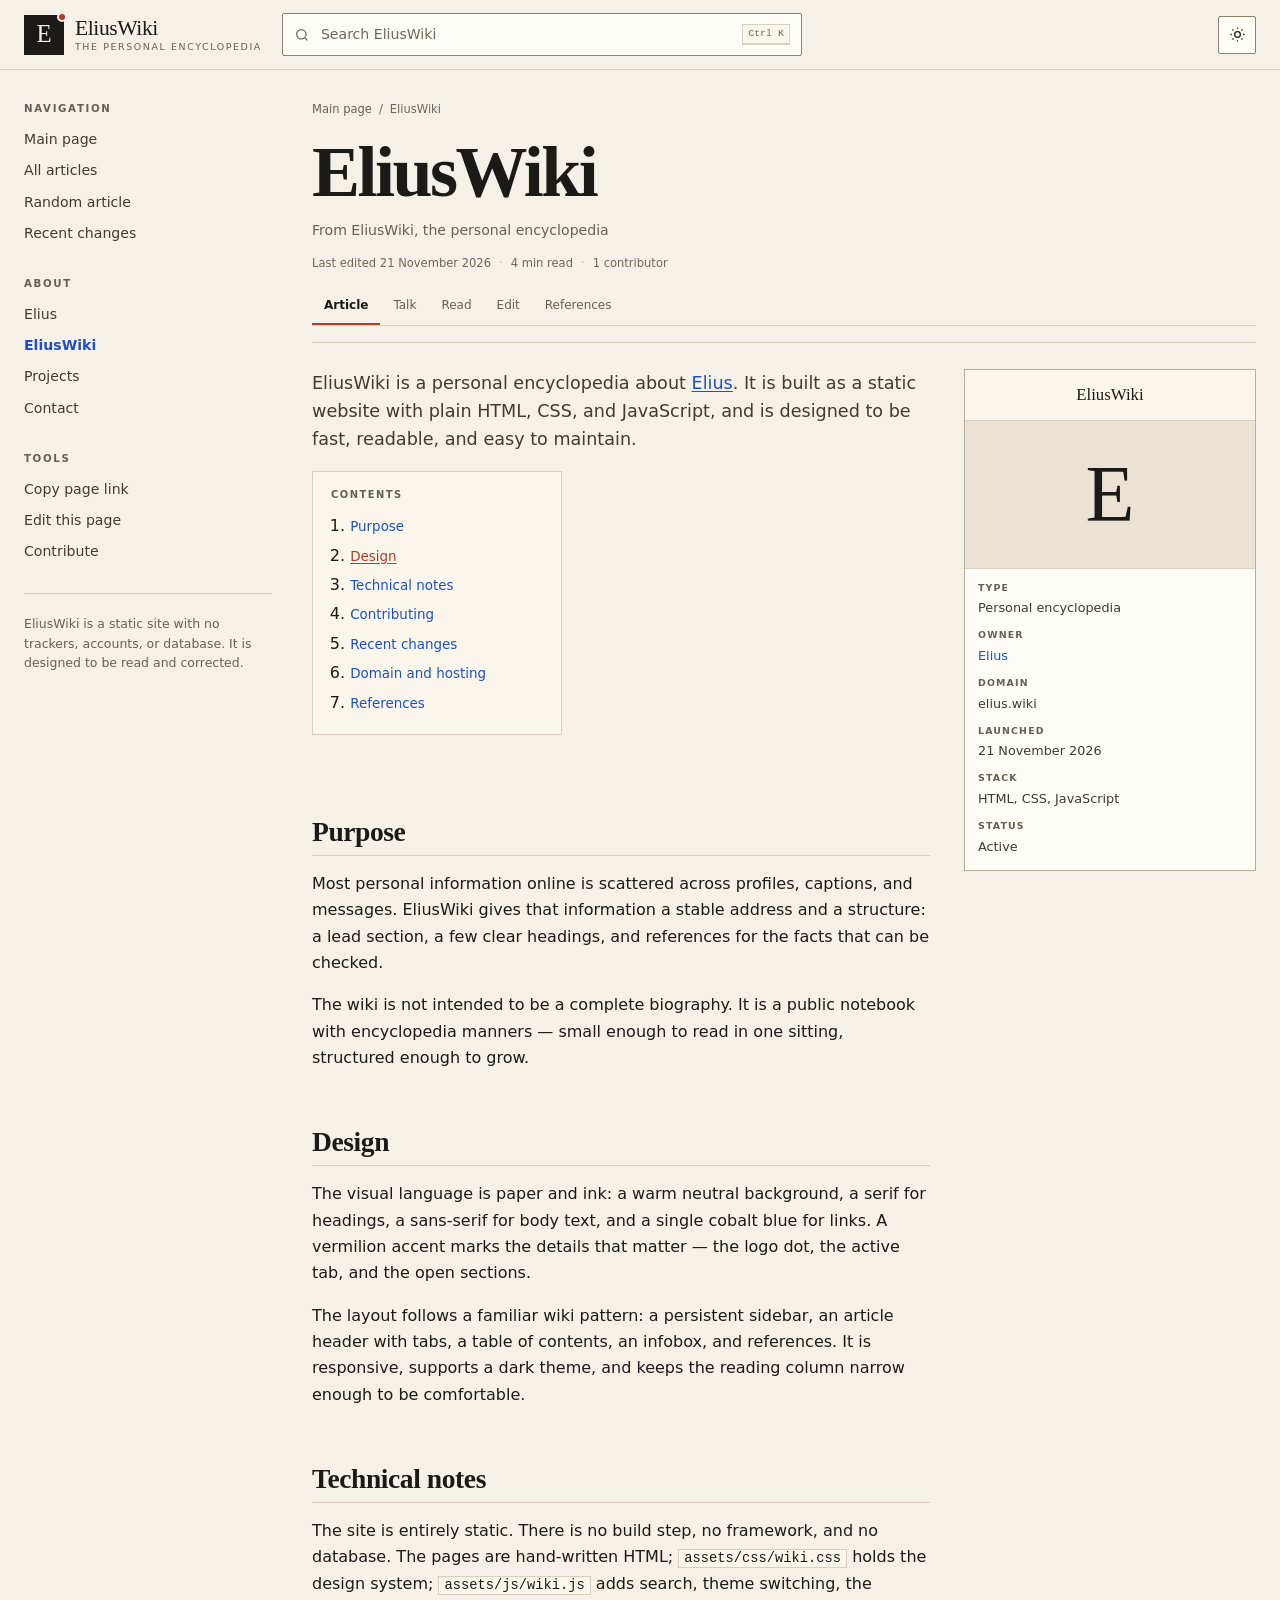
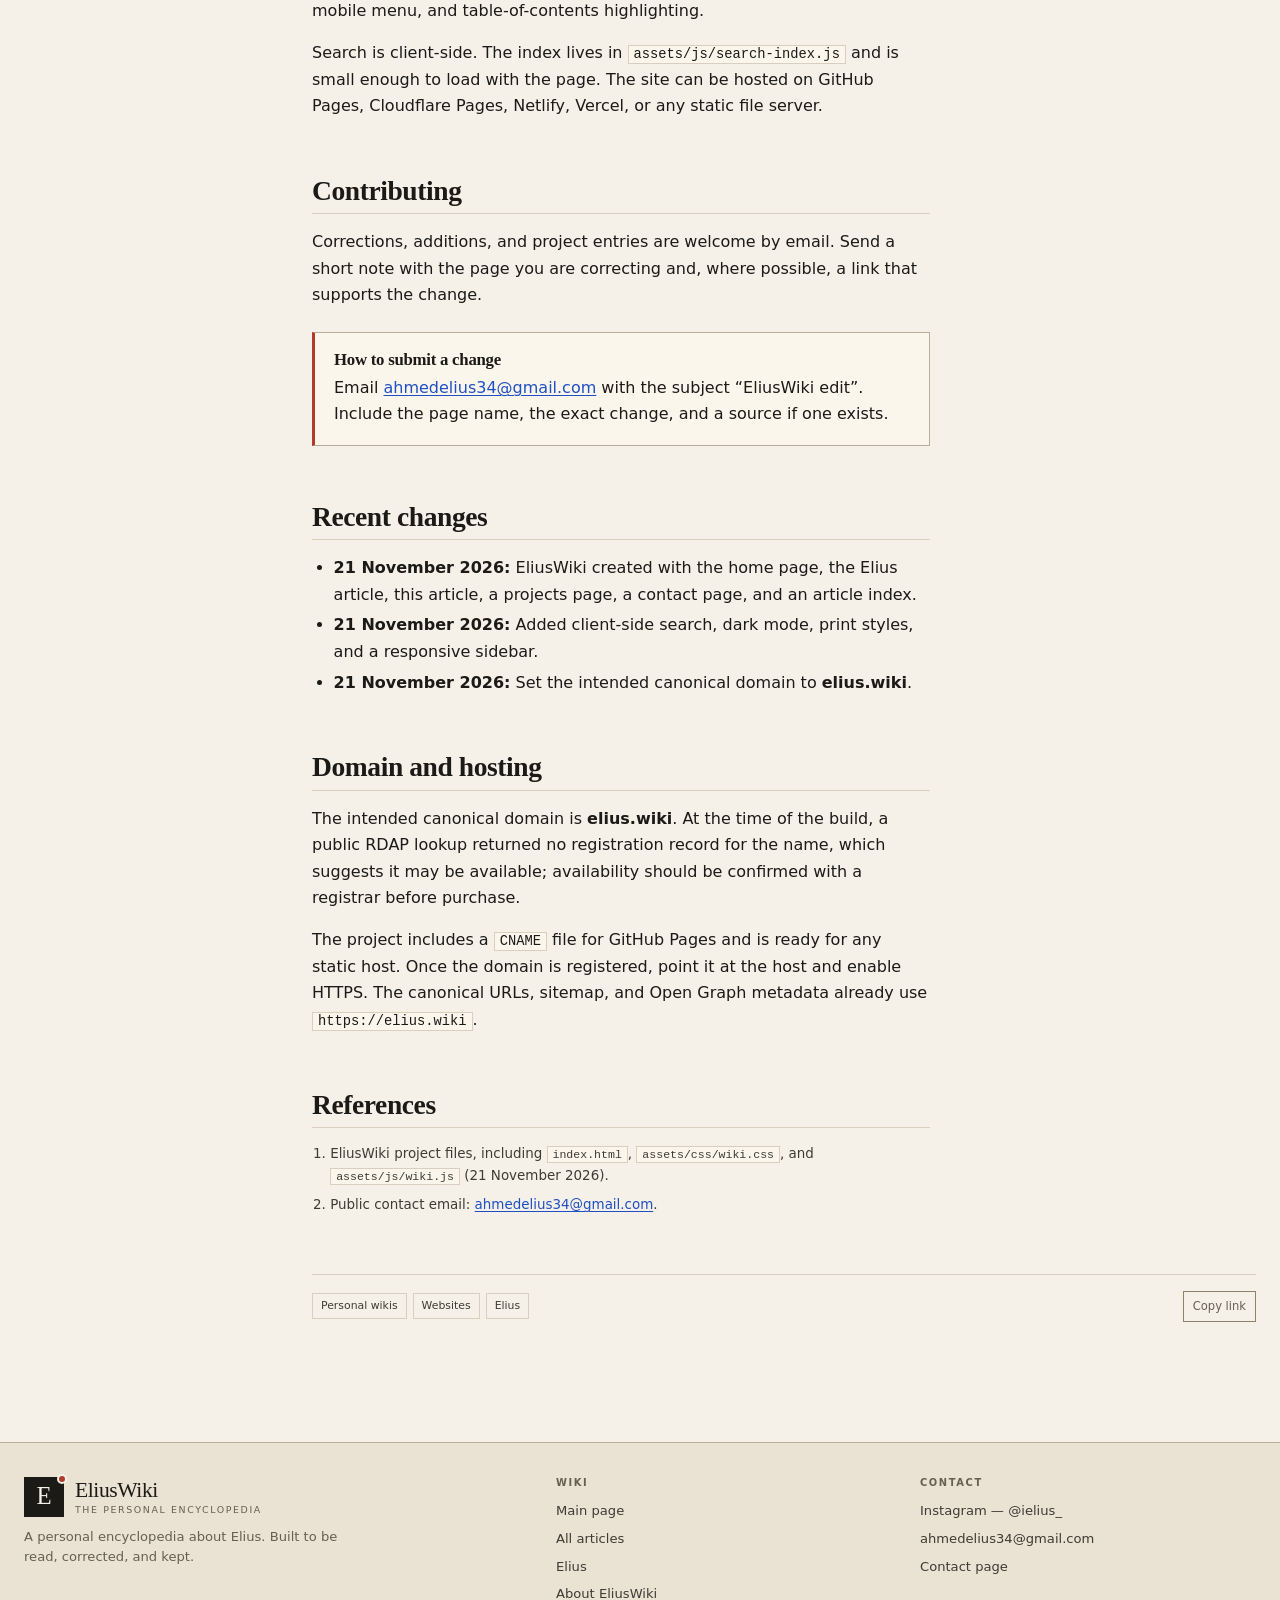
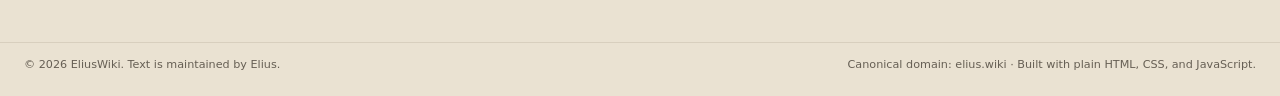
<file: wiki/eliuswiki.html>
<!doctype html>
<html lang="en" data-base="../">
<head>
  <meta charset="utf-8">
  <meta name="viewport" content="width=device-width, initial-scale=1">
  <title>EliusWiki — EliusWiki</title>
  <meta name="description" content="EliusWiki is a personal encyclopedia about Elius, built as a fast static site with plain HTML, CSS, and JavaScript.">
  <link rel="canonical" href="https://elius.wiki/wiki/eliuswiki.html">
  <meta property="og:type" content="article">
  <meta property="og:site_name" content="EliusWiki">
  <meta property="og:title" content="EliusWiki — EliusWiki">
  <meta property="og:description" content="Purpose, design, technical notes, and how to contribute to EliusWiki.">
  <meta property="og:url" content="https://elius.wiki/wiki/eliuswiki.html">
  <meta property="og:image" content="https://elius.wiki/assets/img/og.png">
  <meta name="twitter:card" content="summary_large_image">
  <meta name="twitter:title" content="EliusWiki — EliusWiki">
  <meta name="twitter:description" content="About the personal encyclopedia of Elius.">
  <meta name="twitter:image" content="https://elius.wiki/assets/img/og.png">
  <meta name="theme-color" content="#f5f1e8">
  <link rel="icon" href="../assets/img/favicon.svg" type="image/svg+xml">
  <link rel="manifest" href="../site.webmanifest">
  <script>
    (function () {
      try {
        var theme = localStorage.getItem("eliuswiki-theme");
        if (!theme) theme = matchMedia("(prefers-color-scheme: dark)").matches ? "dark" : "light";
        document.documentElement.setAttribute("data-theme", theme);
      } catch (error) {
        document.documentElement.setAttribute("data-theme", "light");
      }
      document.documentElement.classList.add("js");
    })();
  </script>
  <link rel="stylesheet" href="../assets/css/wiki.css">
  <script src="../assets/js/search-index.js" defer></script>
  <script src="../assets/js/wiki.js" defer></script>
</head>
<body>
  <a class="skip-link" href="#main">Skip to content</a>

  <header class="site-header">
    <div class="header-inner">
      <a class="brand" href="../index.html" aria-label="EliusWiki home">
        <span class="brand-mark" aria-hidden="true">E<span class="brand-dot"></span></span>
        <span class="brand-text">
          <span class="brand-name">EliusWiki</span>
          <span class="brand-tag">The personal encyclopedia</span>
        </span>
      </a>

      <div class="header-search" data-search>
        <form class="search-box" role="search" data-search-form>
          <svg class="search-icon" viewBox="0 0 24 24" fill="none" stroke="currentColor" stroke-width="1.8" aria-hidden="true">
            <circle cx="11" cy="11" r="7"></circle>
            <path d="m20 20-3.5-3.5"></path>
          </svg>
          <label class="sr-only" for="header-search">Search EliusWiki</label>
          <input id="header-search" type="search" role="combobox" aria-haspopup="listbox" name="q" placeholder="Search EliusWiki" autocomplete="off" data-search-input aria-controls="header-search-results" aria-expanded="false">
          <kbd class="search-kbd">Ctrl K</kbd>
        </form>
        <div class="search-results" id="header-search-results" data-search-results hidden></div>
      </div>

      <div class="header-actions">
        <button class="icon-button" type="button" data-theme-toggle aria-label="Switch to dark theme" aria-pressed="false">
          <svg class="icon-sun" viewBox="0 0 24 24" fill="none" stroke="currentColor" stroke-width="1.8" aria-hidden="true">
            <circle cx="12" cy="12" r="4"></circle>
            <path d="M12 2v2M12 20v2M4.9 4.9l1.4 1.4M17.7 17.7l1.4 1.4M2 12h2M20 12h2M4.9 19.1l1.4-1.4M17.7 6.3l1.4-1.4"></path>
          </svg>
          <svg class="icon-moon" viewBox="0 0 24 24" fill="none" stroke="currentColor" stroke-width="1.8" aria-hidden="true">
            <path d="M21 12.8A8.5 8.5 0 1 1 11.2 3 6.5 6.5 0 0 0 21 12.8Z"></path>
          </svg>
        </button>
        <button class="icon-button menu-button" type="button" data-menu-toggle aria-label="Open navigation" aria-expanded="false" aria-controls="sidebar">
          <svg viewBox="0 0 24 24" fill="none" stroke="currentColor" stroke-width="1.8" aria-hidden="true">
            <path d="M4 7h16M4 12h16M4 17h16"></path>
          </svg>
        </button>
      </div>
    </div>
  </header>

  <div class="layout">
    <aside class="sidebar" id="sidebar">
      <section class="sidebar-section">
        <p class="sidebar-title">Navigation</p>
        <nav aria-label="Wiki navigation">
          <a href="../index.html">Main page</a>
          <a href="all.html">All articles</a>
          <a href="all.html" data-random>Random article</a>
          <a href="eliuswiki.html#recent">Recent changes</a>
        </nav>
      </section>

      <section class="sidebar-section">
        <p class="sidebar-title">About</p>
        <nav aria-label="About EliusWiki">
          <a href="elius.html">Elius</a>
          <a href="eliuswiki.html" aria-current="page">EliusWiki</a>
          <a href="projects.html">Projects</a>
          <a href="contact.html">Contact</a>
        </nav>
      </section>

      <section class="sidebar-section">
        <p class="sidebar-title">Tools</p>
        <nav aria-label="Wiki tools">
          <button type="button" data-copy-link>Copy page link</button>
          <a href="mailto:ahmedelius34@gmail.com?subject=Edit%3A%20EliusWiki">Edit this page</a>
          <a href="#contributing">Contribute</a>
        </nav>
      </section>

      <section class="sidebar-section sidebar-note">
        <p>EliusWiki is a static site with no trackers, accounts, or database. It is designed to be read and corrected.</p>
      </section>
    </aside>

    <main class="content" id="main">
      <article class="article">
        <header class="article-header rise">
          <nav class="breadcrumb" aria-label="Breadcrumb">
            <a href="../index.html">Main page</a>
            <span aria-hidden="true">/</span>
            <span>EliusWiki</span>
          </nav>
          <h1 class="article-title">EliusWiki</h1>
          <p class="article-subtitle">From EliusWiki, the personal encyclopedia</p>
          <div class="article-meta">
            <span>Last edited 21 November 2026</span>
            <span class="dot" aria-hidden="true">·</span>
            <span>4 min read</span>
            <span class="dot" aria-hidden="true">·</span>
            <span>1 contributor</span>
          </div>
          <nav class="wiki-tabs" aria-label="Article actions">
            <a href="eliuswiki.html" aria-current="page">Article</a>
            <a href="mailto:ahmedelius34@gmail.com?subject=Talk%3A%20EliusWiki">Talk</a>
            <a href="eliuswiki.html">Read</a>
            <a href="mailto:ahmedelius34@gmail.com?subject=Edit%3A%20EliusWiki">Edit</a>
            <a href="#references">References</a>
          </nav>
        </header>

        <div class="article-layout">
          <div class="article-body">
            <p class="lead">EliusWiki is a personal encyclopedia about <a href="elius.html">Elius</a>. It is built as a static website with plain HTML, CSS, and JavaScript, and is designed to be fast, readable, and easy to maintain.</p>

            <aside class="toc" aria-labelledby="toc-title">
              <p class="toc-title" id="toc-title">Contents</p>
              <ol>
                <li><a href="#purpose">Purpose</a></li>
                <li><a href="#design">Design</a></li>
                <li><a href="#technical-notes">Technical notes</a></li>
                <li><a href="#contributing">Contributing</a></li>
                <li><a href="#recent">Recent changes</a></li>
                <li><a href="#domain">Domain and hosting</a></li>
                <li><a href="#references">References</a></li>
              </ol>
            </aside>

            <h2 id="purpose">Purpose</h2>
            <p>Most personal information online is scattered across profiles, captions, and messages. EliusWiki gives that information a stable address and a structure: a lead section, a few clear headings, and references for the facts that can be checked.</p>
            <p>The wiki is not intended to be a complete biography. It is a public notebook with encyclopedia manners — small enough to read in one sitting, structured enough to grow.</p>

            <h2 id="design">Design</h2>
            <p>The visual language is paper and ink: a warm neutral background, a serif for headings, a sans-serif for body text, and a single cobalt blue for links. A vermilion accent marks the details that matter — the logo dot, the active tab, and the open sections.</p>
            <p>The layout follows a familiar wiki pattern: a persistent sidebar, an article header with tabs, a table of contents, an infobox, and references. It is responsive, supports a dark theme, and keeps the reading column narrow enough to be comfortable.</p>

            <h2 id="technical-notes">Technical notes</h2>
            <p>The site is entirely static. There is no build step, no framework, and no database. The pages are hand-written HTML; <code>assets/css/wiki.css</code> holds the design system; <code>assets/js/wiki.js</code> adds search, theme switching, the mobile menu, and table-of-contents highlighting.</p>
            <p>Search is client-side. The index lives in <code>assets/js/search-index.js</code> and is small enough to load with the page. The site can be hosted on GitHub Pages, Cloudflare Pages, Netlify, Vercel, or any static file server.</p>

            <h2 id="contributing">Contributing</h2>
            <p>Corrections, additions, and project entries are welcome by email. Send a short note with the page you are correcting and, where possible, a link that supports the change.</p>
            <div class="callout callout-accent">
              <h3>How to submit a change</h3>
              <p>Email <a href="mailto:ahmedelius34@gmail.com?subject=EliusWiki%20edit">ahmedelius34@gmail.com</a> with the subject “EliusWiki edit”. Include the page name, the exact change, and a source if one exists.</p>
            </div>

            <h2 id="recent">Recent changes</h2>
            <ul>
              <li><strong>21 November 2026:</strong> EliusWiki created with the home page, the Elius article, this article, a projects page, a contact page, and an article index.</li>
              <li><strong>21 November 2026:</strong> Added client-side search, dark mode, print styles, and a responsive sidebar.</li>
              <li><strong>21 November 2026:</strong> Set the intended canonical domain to <strong>elius.wiki</strong>.</li>
            </ul>

            <h2 id="domain">Domain and hosting</h2>
            <p>The intended canonical domain is <strong>elius.wiki</strong>. At the time of the build, a public RDAP lookup returned no registration record for the name, which suggests it may be available; availability should be confirmed with a registrar before purchase.</p>
            <p>The project includes a <code>CNAME</code> file for GitHub Pages and is ready for any static host. Once the domain is registered, point it at the host and enable HTTPS. The canonical URLs, sitemap, and Open Graph metadata already use <code>https://elius.wiki</code>.</p>

            <h2 id="references">References</h2>
            <ol class="references">
              <li id="ref-1">EliusWiki project files, including <code>index.html</code>, <code>assets/css/wiki.css</code>, and <code>assets/js/wiki.js</code> (21 November 2026).</li>
              <li id="ref-2">Public contact email: <a href="mailto:ahmedelius34@gmail.com">ahmedelius34@gmail.com</a>.</li>
            </ol>
          </div>

          <aside class="infobox" aria-label="Quick facts about EliusWiki">
            <div class="infobox-title">EliusWiki</div>
            <div class="infobox-mark" aria-hidden="true">E</div>
            <dl>
              <dt>Type</dt>
              <dd>Personal encyclopedia</dd>

              <dt>Owner</dt>
              <dd><a href="elius.html">Elius</a></dd>

              <dt>Domain</dt>
              <dd>elius.wiki</dd>

              <dt>Launched</dt>
              <dd>21 November 2026</dd>

              <dt>Stack</dt>
              <dd>HTML, CSS, JavaScript</dd>

              <dt>Status</dt>
              <dd>Active</dd>
            </dl>
          </aside>
        </div>

        <footer class="article-footer">
          <div class="category-tags" aria-label="Categories">
            <a class="tag" href="all.html">Personal wikis</a>
            <a class="tag" href="all.html">Websites</a>
            <a class="tag" href="elius.html">Elius</a>
          </div>
          <button class="copy-link" type="button" data-copy-link>Copy link</button>
        </footer>
      </article>
    </main>
  </div>

  <footer class="site-footer">
    <div class="footer-inner">
      <div class="footer-brand">
        <a class="brand" href="../index.html" aria-label="EliusWiki home">
          <span class="brand-mark" aria-hidden="true">E<span class="brand-dot"></span></span>
          <span class="brand-text">
            <span class="brand-name">EliusWiki</span>
            <span class="brand-tag">The personal encyclopedia</span>
          </span>
        </a>
        <p>A personal encyclopedia about Elius. Built to be read, corrected, and kept.</p>
      </div>

      <nav class="footer-col" aria-label="Wiki">
        <h2>Wiki</h2>
        <a href="../index.html">Main page</a>
        <a href="all.html">All articles</a>
        <a href="elius.html">Elius</a>
        <a href="eliuswiki.html">About EliusWiki</a>
      </nav>

      <nav class="footer-col" aria-label="Contact">
        <h2>Contact</h2>
        <a href="https://www.instagram.com/ielius_/" rel="me noopener">Instagram — @ielius_</a>
        <a href="mailto:ahmedelius34@gmail.com">ahmedelius34@gmail.com</a>
        <a href="contact.html">Contact page</a>
      </nav>
    </div>

    <div class="footer-bottom">
      <span>© <span data-year>2026</span> EliusWiki. Text is maintained by Elius.</span>
      <span>Canonical domain: elius.wiki · Built with plain HTML, CSS, and JavaScript.</span>
    </div>
  </footer>
</body>
</html>
</file>
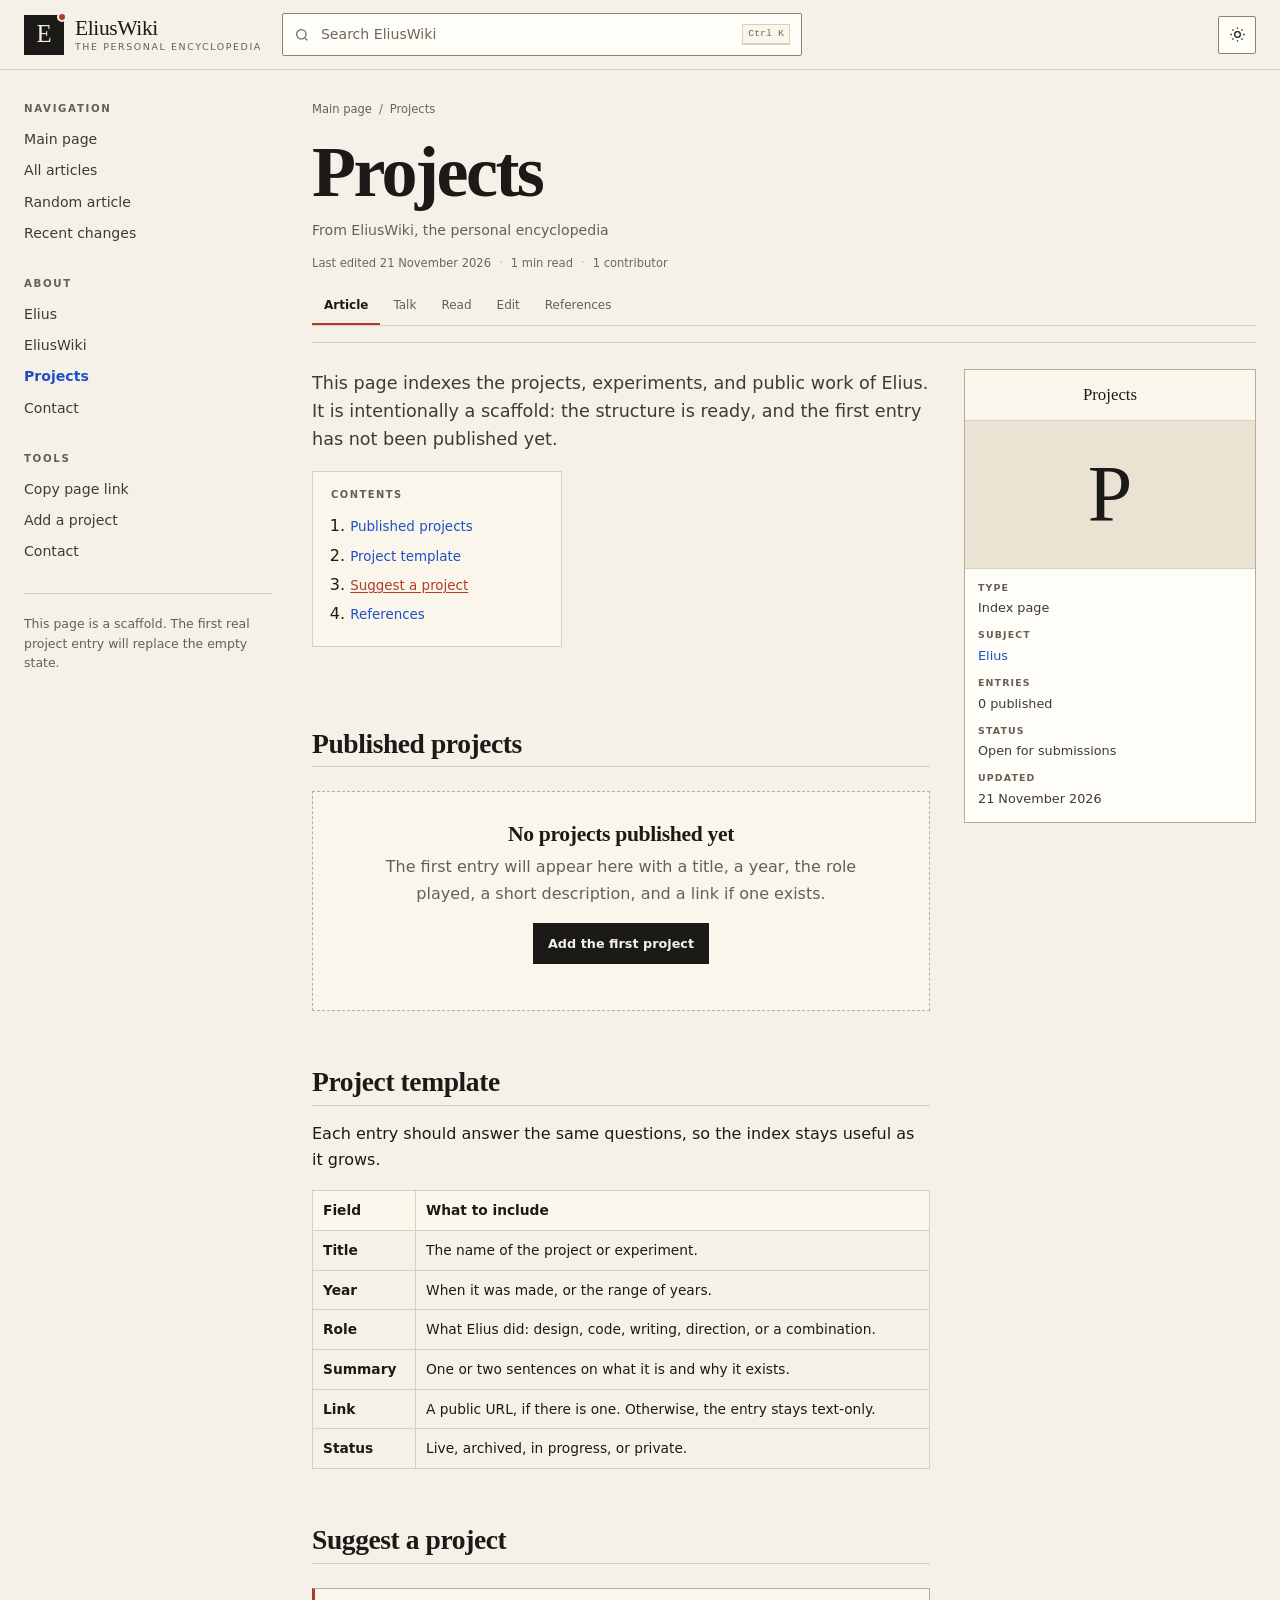
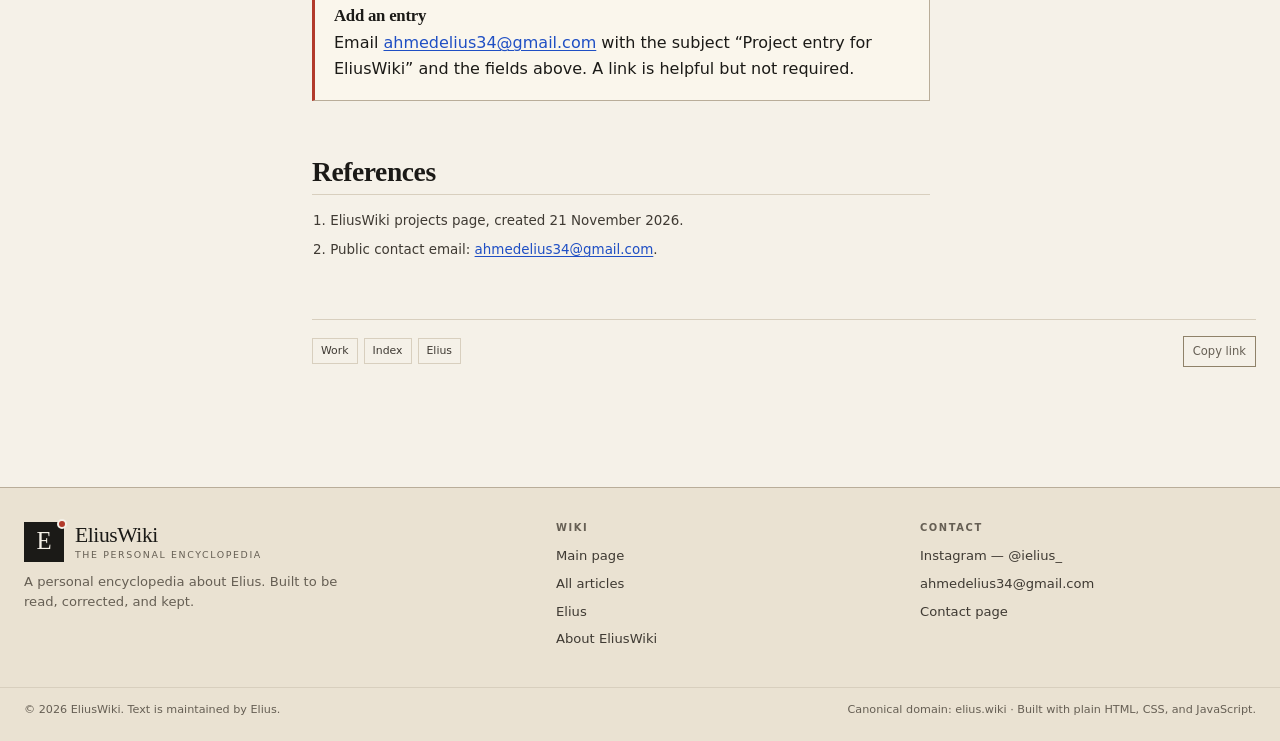
<file: wiki/projects.html>
<!doctype html>
<html lang="en" data-base="../">
<head>
  <meta charset="utf-8">
  <meta name="viewport" content="width=device-width, initial-scale=1">
  <title>Projects — EliusWiki</title>
  <meta name="description" content="An index of projects, experiments, and public work by Elius. Currently open for its first entry.">
  <link rel="canonical" href="https://elius.wiki/wiki/projects.html">
  <meta property="og:type" content="article">
  <meta property="og:site_name" content="EliusWiki">
  <meta property="og:title" content="Projects — EliusWiki">
  <meta property="og:description" content="An index of projects, experiments, and public work by Elius.">
  <meta property="og:url" content="https://elius.wiki/wiki/projects.html">
  <meta property="og:image" content="https://elius.wiki/assets/img/og.png">
  <meta name="twitter:card" content="summary_large_image">
  <meta name="twitter:title" content="Projects — EliusWiki">
  <meta name="twitter:description" content="An index of projects, experiments, and public work by Elius.">
  <meta name="twitter:image" content="https://elius.wiki/assets/img/og.png">
  <meta name="theme-color" content="#f5f1e8">
  <link rel="icon" href="../assets/img/favicon.svg" type="image/svg+xml">
  <link rel="manifest" href="../site.webmanifest">
  <script>
    (function () {
      try {
        var theme = localStorage.getItem("eliuswiki-theme");
        if (!theme) theme = matchMedia("(prefers-color-scheme: dark)").matches ? "dark" : "light";
        document.documentElement.setAttribute("data-theme", theme);
      } catch (error) {
        document.documentElement.setAttribute("data-theme", "light");
      }
      document.documentElement.classList.add("js");
    })();
  </script>
  <link rel="stylesheet" href="../assets/css/wiki.css">
  <script src="../assets/js/search-index.js" defer></script>
  <script src="../assets/js/wiki.js" defer></script>
</head>
<body>
  <a class="skip-link" href="#main">Skip to content</a>

  <header class="site-header">
    <div class="header-inner">
      <a class="brand" href="../index.html" aria-label="EliusWiki home">
        <span class="brand-mark" aria-hidden="true">E<span class="brand-dot"></span></span>
        <span class="brand-text">
          <span class="brand-name">EliusWiki</span>
          <span class="brand-tag">The personal encyclopedia</span>
        </span>
      </a>

      <div class="header-search" data-search>
        <form class="search-box" role="search" data-search-form>
          <svg class="search-icon" viewBox="0 0 24 24" fill="none" stroke="currentColor" stroke-width="1.8" aria-hidden="true">
            <circle cx="11" cy="11" r="7"></circle>
            <path d="m20 20-3.5-3.5"></path>
          </svg>
          <label class="sr-only" for="header-search">Search EliusWiki</label>
          <input id="header-search" type="search" role="combobox" aria-haspopup="listbox" name="q" placeholder="Search EliusWiki" autocomplete="off" data-search-input aria-controls="header-search-results" aria-expanded="false">
          <kbd class="search-kbd">Ctrl K</kbd>
        </form>
        <div class="search-results" id="header-search-results" data-search-results hidden></div>
      </div>

      <div class="header-actions">
        <button class="icon-button" type="button" data-theme-toggle aria-label="Switch to dark theme" aria-pressed="false">
          <svg class="icon-sun" viewBox="0 0 24 24" fill="none" stroke="currentColor" stroke-width="1.8" aria-hidden="true">
            <circle cx="12" cy="12" r="4"></circle>
            <path d="M12 2v2M12 20v2M4.9 4.9l1.4 1.4M17.7 17.7l1.4 1.4M2 12h2M20 12h2M4.9 19.1l1.4-1.4M17.7 6.3l1.4-1.4"></path>
          </svg>
          <svg class="icon-moon" viewBox="0 0 24 24" fill="none" stroke="currentColor" stroke-width="1.8" aria-hidden="true">
            <path d="M21 12.8A8.5 8.5 0 1 1 11.2 3 6.5 6.5 0 0 0 21 12.8Z"></path>
          </svg>
        </button>
        <button class="icon-button menu-button" type="button" data-menu-toggle aria-label="Open navigation" aria-expanded="false" aria-controls="sidebar">
          <svg viewBox="0 0 24 24" fill="none" stroke="currentColor" stroke-width="1.8" aria-hidden="true">
            <path d="M4 7h16M4 12h16M4 17h16"></path>
          </svg>
        </button>
      </div>
    </div>
  </header>

  <div class="layout">
    <aside class="sidebar" id="sidebar">
      <section class="sidebar-section">
        <p class="sidebar-title">Navigation</p>
        <nav aria-label="Wiki navigation">
          <a href="../index.html">Main page</a>
          <a href="all.html">All articles</a>
          <a href="all.html" data-random>Random article</a>
          <a href="eliuswiki.html#recent">Recent changes</a>
        </nav>
      </section>

      <section class="sidebar-section">
        <p class="sidebar-title">About</p>
        <nav aria-label="About EliusWiki">
          <a href="elius.html">Elius</a>
          <a href="eliuswiki.html">EliusWiki</a>
          <a href="projects.html" aria-current="page">Projects</a>
          <a href="contact.html">Contact</a>
        </nav>
      </section>

      <section class="sidebar-section">
        <p class="sidebar-title">Tools</p>
        <nav aria-label="Wiki tools">
          <button type="button" data-copy-link>Copy page link</button>
          <a href="mailto:ahmedelius34@gmail.com?subject=Project%20entry%20for%20EliusWiki">Add a project</a>
          <a href="contact.html">Contact</a>
        </nav>
      </section>

      <section class="sidebar-section sidebar-note">
        <p>This page is a scaffold. The first real project entry will replace the empty state.</p>
      </section>
    </aside>

    <main class="content" id="main">
      <article class="article">
        <header class="article-header rise">
          <nav class="breadcrumb" aria-label="Breadcrumb">
            <a href="../index.html">Main page</a>
            <span aria-hidden="true">/</span>
            <span>Projects</span>
          </nav>
          <h1 class="article-title">Projects</h1>
          <p class="article-subtitle">From EliusWiki, the personal encyclopedia</p>
          <div class="article-meta">
            <span>Last edited 21 November 2026</span>
            <span class="dot" aria-hidden="true">·</span>
            <span>1 min read</span>
            <span class="dot" aria-hidden="true">·</span>
            <span>1 contributor</span>
          </div>
          <nav class="wiki-tabs" aria-label="Article actions">
            <a href="projects.html" aria-current="page">Article</a>
            <a href="mailto:ahmedelius34@gmail.com?subject=Talk%3A%20Projects">Talk</a>
            <a href="projects.html">Read</a>
            <a href="mailto:ahmedelius34@gmail.com?subject=Edit%3A%20Projects">Edit</a>
            <a href="#references">References</a>
          </nav>
        </header>

        <div class="article-layout">
          <div class="article-body">
            <p class="lead">This page indexes the projects, experiments, and public work of Elius. It is intentionally a scaffold: the structure is ready, and the first entry has not been published yet.</p>

            <aside class="toc" aria-labelledby="toc-title">
              <p class="toc-title" id="toc-title">Contents</p>
              <ol>
                <li><a href="#published">Published projects</a></li>
                <li><a href="#template">Project template</a></li>
                <li><a href="#suggest">Suggest a project</a></li>
                <li><a href="#references">References</a></li>
              </ol>
            </aside>

            <h2 id="published">Published projects</h2>
            <div class="empty-state">
              <h3>No projects published yet</h3>
              <p>The first entry will appear here with a title, a year, the role played, a short description, and a link if one exists.</p>
              <p><a class="button" href="mailto:ahmedelius34@gmail.com?subject=Project%20entry%20for%20EliusWiki">Add the first project</a></p>
            </div>

            <h2 id="template">Project template</h2>
            <p>Each entry should answer the same questions, so the index stays useful as it grows.</p>
            <table>
              <thead>
                <tr>
                  <th scope="col">Field</th>
                  <th scope="col">What to include</th>
                </tr>
              </thead>
              <tbody>
                <tr>
                  <td><strong>Title</strong></td>
                  <td>The name of the project or experiment.</td>
                </tr>
                <tr>
                  <td><strong>Year</strong></td>
                  <td>When it was made, or the range of years.</td>
                </tr>
                <tr>
                  <td><strong>Role</strong></td>
                  <td>What Elius did: design, code, writing, direction, or a combination.</td>
                </tr>
                <tr>
                  <td><strong>Summary</strong></td>
                  <td>One or two sentences on what it is and why it exists.</td>
                </tr>
                <tr>
                  <td><strong>Link</strong></td>
                  <td>A public URL, if there is one. Otherwise, the entry stays text-only.</td>
                </tr>
                <tr>
                  <td><strong>Status</strong></td>
                  <td>Live, archived, in progress, or private.</td>
                </tr>
              </tbody>
            </table>

            <h2 id="suggest">Suggest a project</h2>
            <div class="callout callout-accent">
              <h3>Add an entry</h3>
              <p>Email <a href="mailto:ahmedelius34@gmail.com?subject=Project%20entry%20for%20EliusWiki">ahmedelius34@gmail.com</a> with the subject “Project entry for EliusWiki” and the fields above. A link is helpful but not required.</p>
            </div>

            <h2 id="references">References</h2>
            <ol class="references">
              <li id="ref-1">EliusWiki projects page, created 21 November 2026.</li>
              <li id="ref-2">Public contact email: <a href="mailto:ahmedelius34@gmail.com">ahmedelius34@gmail.com</a>.</li>
            </ol>
          </div>

          <aside class="infobox" aria-label="Quick facts about the projects index">
            <div class="infobox-title">Projects</div>
            <div class="infobox-mark" aria-hidden="true">P</div>
            <dl>
              <dt>Type</dt>
              <dd>Index page</dd>

              <dt>Subject</dt>
              <dd><a href="elius.html">Elius</a></dd>

              <dt>Entries</dt>
              <dd>0 published</dd>

              <dt>Status</dt>
              <dd>Open for submissions</dd>

              <dt>Updated</dt>
              <dd>21 November 2026</dd>
            </dl>
          </aside>
        </div>

        <footer class="article-footer">
          <div class="category-tags" aria-label="Categories">
            <a class="tag" href="all.html">Work</a>
            <a class="tag" href="all.html">Index</a>
            <a class="tag" href="elius.html">Elius</a>
          </div>
          <button class="copy-link" type="button" data-copy-link>Copy link</button>
        </footer>
      </article>
    </main>
  </div>

  <footer class="site-footer">
    <div class="footer-inner">
      <div class="footer-brand">
        <a class="brand" href="../index.html" aria-label="EliusWiki home">
          <span class="brand-mark" aria-hidden="true">E<span class="brand-dot"></span></span>
          <span class="brand-text">
            <span class="brand-name">EliusWiki</span>
            <span class="brand-tag">The personal encyclopedia</span>
          </span>
        </a>
        <p>A personal encyclopedia about Elius. Built to be read, corrected, and kept.</p>
      </div>

      <nav class="footer-col" aria-label="Wiki">
        <h2>Wiki</h2>
        <a href="../index.html">Main page</a>
        <a href="all.html">All articles</a>
        <a href="elius.html">Elius</a>
        <a href="eliuswiki.html">About EliusWiki</a>
      </nav>

      <nav class="footer-col" aria-label="Contact">
        <h2>Contact</h2>
        <a href="https://www.instagram.com/ielius_/" rel="me noopener">Instagram — @ielius_</a>
        <a href="mailto:ahmedelius34@gmail.com">ahmedelius34@gmail.com</a>
        <a href="contact.html">Contact page</a>
      </nav>
    </div>

    <div class="footer-bottom">
      <span>© <span data-year>2026</span> EliusWiki. Text is maintained by Elius.</span>
      <span>Canonical domain: elius.wiki · Built with plain HTML, CSS, and JavaScript.</span>
    </div>
  </footer>
</body>
</html>
</file>
<file: assets/css/wiki.css>
/* ==========================================================================
   EliusWiki — a paper-and-ink personal encyclopedia
   Plain CSS. No frameworks, no trackers.
   ========================================================================== */

:root {
  color-scheme: light;
  --paper: #f5f1e8;
  --paper-deep: #eae2d2;
  --surface: #fffdf7;
  --surface-2: #faf6ec;
  --ink: #1b1a17;
  --ink-2: #3f3a33;
  --muted: #665f54;
  --faint: #6f6659;
  --line: #d8cfbe;
  --line-strong: #b9ad99;
  --control-line: #8f8269;
  --link: #1f4fc4;
  --link-hover: #12327f;
  --focus: #1f4fc4;
  --accent: #b23a2b;
  --accent-2: #d9a441;
  --accent-soft: #f3d9d3;
  --green: #2f6b4f;
  --shadow: 0 1px 0 rgba(27, 26, 23, 0.05), 0 18px 40px -30px rgba(27, 26, 23, 0.5);
  --serif: "Iowan Old Style", "Palatino Linotype", Palatino, "Book Antiqua", Georgia, serif;
  --sans: ui-sans-serif, system-ui, -apple-system, "Segoe UI", Roboto, Helvetica, Arial, sans-serif;
  --mono: ui-monospace, SFMono-Regular, Menlo, Consolas, "Liberation Mono", monospace;
  --max: 1280px;
  --sidebar: 248px;
  --radius: 2px;
}

html[data-theme="dark"] {
  color-scheme: dark;
  --paper: #121211;
  --paper-deep: #191816;
  --surface: #1a1917;
  --surface-2: #201f1c;
  --ink: #f1ece1;
  --ink-2: #d2cabb;
  --muted: #a79d8d;
  --faint: #8f8678;
  --line: #34312b;
  --line-strong: #4d483e;
  --control-line: #70685a;
  --link: #9db9ff;
  --link-hover: #c3d3ff;
  --focus: #e4b95d;
  --accent: #e2705d;
  --accent-2: #e4b95d;
  --accent-soft: #3a2420;
  --green: #7fbf9b;
  --shadow: 0 1px 0 rgba(255, 255, 255, 0.03), 0 18px 40px -28px rgba(0, 0, 0, 0.85);
}

/* Reset ------------------------------------------------------------------ */

*,
*::before,
*::after {
  box-sizing: border-box;
}

html {
  scroll-behavior: smooth;
  scroll-padding-top: 96px;
  -webkit-tap-highlight-color: rgba(178, 58, 43, 0.18);
}

body {
  margin: 0;
  background: var(--paper);
  color: var(--ink);
  font-family: var(--sans);
  font-size: 16px;
  line-height: 1.65;
  -webkit-font-smoothing: antialiased;
  text-rendering: optimizeLegibility;
}

[hidden] {
  display: none !important;
}

img,
svg {
  max-width: 100%;
}

svg {
  display: block;
}

h1,
h2,
h3,
h4 {
  font-family: var(--serif);
  font-weight: 600;
  line-height: 1.15;
  letter-spacing: -0.015em;
  color: var(--ink);
  text-wrap: balance;
}

p {
  margin: 0 0 1em;
}

a {
  color: var(--link);
  text-decoration-thickness: 1px;
  text-underline-offset: 2px;
}

a:hover {
  color: var(--link-hover);
}

:focus-visible {
  outline: 3px solid var(--focus);
  outline-offset: 3px;
}

::selection {
  background: var(--accent-2);
  color: #1b1a17;
}

button,
input {
  font: inherit;
}

button {
  color: inherit;
}

a,
button {
  touch-action: manipulation;
}

.sr-only {
  position: absolute;
  width: 1px;
  height: 1px;
  padding: 0;
  margin: -1px;
  overflow: hidden;
  clip: rect(0, 0, 0, 0);
  white-space: nowrap;
  border: 0;
}

.skip-link {
  position: fixed;
  left: 16px;
  top: -80px;
  z-index: 100;
  padding: 10px 14px;
  background: var(--ink);
  color: var(--paper);
  text-decoration: none;
  border: 1px solid var(--ink);
}

.skip-link:focus {
  top: 12px;
  color: var(--paper);
}

/* Header ----------------------------------------------------------------- */

.site-header {
  position: sticky;
  top: 0;
  z-index: 50;
  background: var(--paper);
  border-bottom: 1px solid var(--line);
}

.header-inner {
  max-width: var(--max);
  margin: 0 auto;
  padding: 13px 24px;
  display: flex;
  align-items: center;
  gap: 20px;
}

.brand {
  display: inline-flex;
  align-items: center;
  gap: 11px;
  color: var(--ink);
  text-decoration: none;
  flex: none;
}

.brand:hover {
  color: var(--ink);
}

.brand-mark {
  position: relative;
  display: grid;
  place-items: center;
  width: 40px;
  height: 40px;
  background: var(--ink);
  color: var(--paper);
  border: 1px solid var(--ink);
  font-family: var(--serif);
  font-size: 1.55rem;
  line-height: 1;
}

.brand-dot {
  position: absolute;
  top: -4px;
  right: -4px;
  width: 10px;
  height: 10px;
  border-radius: 50%;
  background: var(--accent);
  border: 2px solid var(--paper);
}

.brand-text {
  display: flex;
  flex-direction: column;
  line-height: 1.05;
}

.brand-name {
  font-family: var(--serif);
  font-size: 1.35rem;
  letter-spacing: -0.02em;
}

.brand-tag {
  margin-top: 3px;
  font-size: 0.59rem;
  letter-spacing: 0.17em;
  text-transform: uppercase;
  color: var(--muted);
}

.header-search {
  position: relative;
  flex: 1;
  max-width: 520px;
}

.search-box {
  display: flex;
  align-items: center;
  gap: 9px;
  padding: 8px 11px;
  background: var(--surface);
  border: 1px solid var(--control-line);
  border-radius: var(--radius);
}

.search-box:focus-within {
  border-color: var(--ink);
  box-shadow: 0 0 0 1px var(--ink);
}

.search-icon {
  flex: none;
  width: 16px;
  height: 16px;
  color: var(--muted);
}

.search-box input {
  width: 100%;
  min-width: 0;
  border: 0;
  outline: 0;
  background: transparent;
  color: var(--ink);
  font-size: 0.88rem;
}

.search-box input::placeholder {
  color: var(--faint);
}

.search-kbd {
  flex: none;
  padding: 2px 5px;
  border: 1px solid var(--line);
  border-bottom-width: 2px;
  background: var(--surface-2);
  color: var(--faint);
  font-family: var(--mono);
  font-size: 0.62rem;
  line-height: 1.4;
}

.search-results {
  position: absolute;
  top: calc(100% + 7px);
  left: 0;
  right: 0;
  z-index: 70;
  max-height: 380px;
  overflow: auto;
  overscroll-behavior: contain;
  background: var(--surface);
  border: 1px solid var(--line-strong);
  box-shadow: var(--shadow);
}

.search-result {
  display: block;
  padding: 10px 13px;
  border-bottom: 1px solid var(--line);
  color: var(--ink);
  text-decoration: none;
}

.search-result:last-child {
  border-bottom: 0;
}

.search-result:hover,
.search-result.is-active {
  background: var(--surface-2);
  color: var(--ink);
}

.search-result-title {
  display: flex;
  align-items: baseline;
  justify-content: space-between;
  gap: 12px;
  font-family: var(--serif);
  font-size: 1rem;
}

.search-result-kind {
  color: var(--faint);
  font-family: var(--sans);
  font-size: 0.62rem;
  letter-spacing: 0.1em;
  text-transform: uppercase;
}

.search-result-desc {
  margin-top: 2px;
  color: var(--muted);
  font-size: 0.78rem;
  line-height: 1.4;
}

.search-empty {
  padding: 14px;
  color: var(--muted);
  font-size: 0.82rem;
}

.header-actions {
  display: flex;
  align-items: center;
  gap: 7px;
  margin-left: auto;
}

.icon-button {
  display: inline-grid;
  place-items: center;
  width: 38px;
  height: 38px;
  padding: 0;
  border: 1px solid var(--control-line);
  border-radius: var(--radius);
  background: var(--surface);
  color: var(--ink);
  cursor: pointer;
}

.icon-button:hover {
  background: var(--surface-2);
  border-color: var(--ink);
}

.icon-button svg {
  width: 17px;
  height: 17px;
}

.icon-moon {
  display: none;
}

html[data-theme="dark"] .icon-sun {
  display: none;
}

html[data-theme="dark"] .icon-moon {
  display: block;
}

.menu-button {
  display: none;
}

/* Layout ----------------------------------------------------------------- */

.layout {
  max-width: var(--max);
  margin: 0 auto;
  padding: 0 24px;
  display: grid;
  grid-template-columns: var(--sidebar) minmax(0, 1fr);
  gap: 40px;
}

.sidebar {
  position: sticky;
  top: 67px;
  align-self: start;
  max-height: calc(100vh - 67px);
  overflow: auto;
  padding: 30px 0 56px;
}

.sidebar-section + .sidebar-section {
  margin-top: 26px;
}

.sidebar-title {
  margin: 0 0 7px;
  color: var(--muted);
  font-family: var(--sans);
  font-size: 0.64rem;
  font-weight: 700;
  letter-spacing: 0.16em;
  text-transform: uppercase;
}

.sidebar nav {
  display: flex;
  flex-direction: column;
}

.sidebar nav a,
.sidebar nav button {
  display: block;
  padding: 4px 0;
  color: var(--ink-2);
  font-size: 0.88rem;
  text-decoration: none;
}

.sidebar nav button {
  width: 100%;
  border: 0;
  background: none;
  font-family: inherit;
  text-align: left;
  cursor: pointer;
}

.sidebar nav a:hover,
.sidebar nav button:hover {
  color: var(--link);
  text-decoration: underline;
}

.sidebar nav a[aria-current="page"] {
  color: var(--link);
  font-weight: 650;
}

.sidebar-note {
  padding-top: 20px;
  border-top: 1px solid var(--line);
}

.sidebar-note p {
  color: var(--muted);
  font-size: 0.78rem;
  line-height: 1.55;
}

.content {
  min-width: 0;
  padding: 30px 0 80px;
}

/* Home ------------------------------------------------------------------- */

.home-hero {
  position: relative;
  overflow: hidden;
  padding: 54px 0 42px;
  border-bottom: 1px solid var(--line);
}

.hero-watermark {
  position: absolute;
  top: -54px;
  right: -18px;
  z-index: 0;
  color: var(--paper-deep);
  font-family: var(--serif);
  font-size: clamp(18rem, 36vw, 32rem);
  line-height: 0.72;
  pointer-events: none;
  user-select: none;
}

.home-hero > *:not(.hero-watermark) {
  position: relative;
  z-index: 1;
}

.eyebrow {
  margin: 0;
  color: var(--accent);
  font-size: 0.66rem;
  font-weight: 700;
  letter-spacing: 0.19em;
  text-transform: uppercase;
}

.home-title {
  margin: 10px 0 12px;
  font-size: clamp(3.3rem, 9vw, 7rem);
  letter-spacing: -0.045em;
}

.home-title .title-dot {
  color: var(--accent);
}

.home-lede {
  max-width: 620px;
  color: var(--ink-2);
  font-size: clamp(1.02rem, 1.7vw, 1.18rem);
  line-height: 1.6;
}

.hero-search {
  max-width: 650px;
  margin-top: 26px;
}

.hero-search .search-box {
  padding: 13px 15px;
  background: var(--surface);
  box-shadow: var(--shadow);
}

.hero-search .search-box input {
  font-size: 1.02rem;
}

.hero-search .search-results {
  top: calc(100% + 5px);
}

.stats {
  display: flex;
  flex-wrap: wrap;
  gap: 14px 30px;
  margin-top: 24px;
}

.stat b {
  display: block;
  font-family: var(--serif);
  font-size: 1.55rem;
  font-weight: 600;
  line-height: 1.1;
}

.stat span {
  color: var(--muted);
  font-size: 0.64rem;
  letter-spacing: 0.13em;
  text-transform: uppercase;
}

.section-heading {
  display: flex;
  align-items: baseline;
  justify-content: space-between;
  gap: 16px;
  margin: 44px 0 16px;
}

.section-heading h2 {
  margin: 0;
  font-size: 1.6rem;
}

.section-heading a {
  flex: none;
  font-size: 0.8rem;
}

.featured {
  display: grid;
  grid-template-columns: minmax(0, 1.45fr) minmax(220px, 0.8fr);
  background: var(--surface);
  border: 1px solid var(--line-strong);
  box-shadow: var(--shadow);
}

.featured-main {
  padding: 27px 28px;
}

.featured-label {
  color: var(--accent);
  font-size: 0.64rem;
  font-weight: 700;
  letter-spacing: 0.17em;
  text-transform: uppercase;
}

.featured h3 {
  margin: 7px 0 8px;
  font-size: clamp(1.8rem, 3.4vw, 2.35rem);
}

.featured h3 a {
  color: var(--ink);
  text-decoration: none;
}

.featured h3 a:hover {
  color: var(--link);
}

.featured p {
  max-width: 540px;
  color: var(--ink-2);
}

.featured-side {
  display: flex;
  flex-direction: column;
  justify-content: space-between;
  gap: 18px;
  padding: 24px;
  border-left: 1px solid var(--line);
  background: var(--surface-2);
}

.featured-mark {
  color: var(--line-strong);
  font-family: var(--serif);
  font-size: 4.6rem;
  line-height: 0.9;
}

.featured-facts {
  display: flex;
  flex-direction: column;
  gap: 7px;
  font-size: 0.78rem;
}

.featured-facts span {
  display: block;
  color: var(--muted);
  font-size: 0.61rem;
  font-weight: 700;
  letter-spacing: 0.12em;
  text-transform: uppercase;
}

.featured-facts a {
  overflow-wrap: anywhere;
}

.card-grid {
  display: grid;
  grid-template-columns: repeat(2, minmax(0, 1fr));
  gap: 14px;
}

.card {
  display: block;
  padding: 21px 22px;
  background: var(--surface);
  border: 1px solid var(--line);
  border-radius: var(--radius);
  color: var(--ink);
  text-decoration: none;
  transition: transform 160ms ease, border-color 160ms ease, box-shadow 160ms ease;
}

.card:hover {
  transform: translateY(-2px);
  border-color: var(--line-strong);
  box-shadow: var(--shadow);
  color: var(--ink);
}

.card-kicker {
  color: var(--accent);
  font-size: 0.61rem;
  font-weight: 700;
  letter-spacing: 0.15em;
  text-transform: uppercase;
}

.card h3 {
  margin: 6px 0 5px;
  font-size: 1.25rem;
}

.card p {
  margin: 0;
  color: var(--muted);
  font-size: 0.85rem;
  line-height: 1.5;
}

.index-list {
  margin: 0;
  padding: 0;
  list-style: none;
  border-top: 1px solid var(--line);
}

.index-list li {
  display: grid;
  grid-template-columns: 170px minmax(0, 1fr) auto;
  gap: 16px;
  align-items: baseline;
  padding: 13px 0;
  border-bottom: 1px solid var(--line);
}

.index-list a {
  font-family: var(--serif);
  font-size: 1.08rem;
  text-decoration: none;
}

.index-list a:hover {
  text-decoration: underline;
}

.index-list .index-desc {
  color: var(--muted);
  font-size: 0.85rem;
}

.index-list time {
  color: var(--faint);
  font-size: 0.7rem;
  white-space: nowrap;
}

.about-panel {
  display: grid;
  grid-template-columns: minmax(0, 1fr) auto;
  gap: 24px;
  align-items: center;
  margin-top: 16px;
  padding: 24px 26px;
  background: var(--surface-2);
  border: 1px solid var(--line);
}

.about-panel h2 {
  margin: 0 0 6px;
  font-size: 1.35rem;
}

.about-panel p {
  margin: 0;
  color: var(--muted);
  font-size: 0.88rem;
}

/* Article ---------------------------------------------------------------- */

.breadcrumb {
  display: flex;
  flex-wrap: wrap;
  gap: 7px;
  margin-bottom: 12px;
  color: var(--faint);
  font-size: 0.72rem;
}

.breadcrumb a {
  color: var(--muted);
  text-decoration: none;
}

.breadcrumb a:hover {
  color: var(--link);
  text-decoration: underline;
}

.article-header {
  padding-bottom: 16px;
  border-bottom: 1px solid var(--line);
}

.article-title {
  margin: 0 0 5px;
  font-size: clamp(2.7rem, 6vw, 4.5rem);
  letter-spacing: -0.035em;
}

.article-subtitle {
  margin: 0;
  color: var(--muted);
  font-size: 0.88rem;
}

.article-meta {
  display: flex;
  flex-wrap: wrap;
  gap: 8px;
  margin-top: 12px;
  color: var(--faint);
  font-size: 0.72rem;
}

.article-meta .dot {
  color: var(--line-strong);
}

.wiki-tabs {
  display: flex;
  gap: 1px;
  margin-top: 16px;
  overflow-x: auto;
  border-bottom: 1px solid var(--line);
}

.wiki-tabs a {
  flex: none;
  padding: 7px 12px;
  border-bottom: 2px solid transparent;
  color: var(--muted);
  font-size: 0.75rem;
  text-decoration: none;
  white-space: nowrap;
}

.wiki-tabs a:hover {
  color: var(--ink);
  background: var(--surface-2);
}

.wiki-tabs a[aria-current="page"] {
  color: var(--ink);
  border-bottom-color: var(--accent);
  font-weight: 650;
}

.article-layout {
  display: grid;
  grid-template-columns: minmax(0, 1fr) 292px;
  gap: 34px;
  align-items: start;
  margin-top: 26px;
}

.article-body {
  min-width: 0;
}

.article-body p {
  margin: 0 0 1em;
}

.article-body h2 {
  margin: 2em 0 0.55em;
  padding-bottom: 0.25em;
  border-bottom: 1px solid var(--line);
  font-size: 1.72rem;
  scroll-margin-top: 92px;
}

.article-body h3 {
  margin: 1.5em 0 0.35em;
  font-size: 1.22rem;
}

.article-body ul,
.article-body ol {
  margin: 0 0 1em;
  padding-left: 1.35em;
}

.article-body li {
  margin: 0.28em 0;
}

.article-body blockquote {
  margin: 1.5em 0;
  padding: 13px 17px;
  border-left: 3px solid var(--accent);
  background: var(--surface-2);
  color: var(--ink-2);
}

.article-body code {
  padding: 1px 5px;
  border: 1px solid var(--line);
  background: var(--surface-2);
  font-family: var(--mono);
  font-size: 0.86em;
}

.article-body table {
  width: 100%;
  margin: 1.2em 0;
  border-collapse: collapse;
  font-size: 0.86rem;
}

.article-body th,
.article-body td {
  padding: 8px 10px;
  border: 1px solid var(--line);
  text-align: left;
  vertical-align: top;
}

.article-body th {
  background: var(--surface-2);
  font-weight: 650;
}

.lead {
  color: var(--ink-2);
  font-size: 1.1rem;
  line-height: 1.6;
}

.hatnote {
  margin: 0 0 1.2em;
  padding-left: 13px;
  border-left: 2px solid var(--line-strong);
  color: var(--muted);
  font-size: 0.85rem;
  font-style: italic;
}

/* Table of contents ------------------------------------------------------ */

.toc {
  display: inline-block;
  min-width: 250px;
  max-width: 100%;
  margin: 0 0 26px;
  padding: 15px 18px;
  border: 1px solid var(--line);
  background: var(--surface-2);
}

.toc-title {
  margin: 0 0 7px;
  color: var(--muted);
  font-family: var(--sans);
  font-size: 0.62rem;
  font-weight: 700;
  letter-spacing: 0.15em;
  text-transform: uppercase;
}

.toc ol {
  margin: 0;
  padding-left: 1.2em;
}

.toc li {
  margin: 3px 0;
}

.toc a {
  font-size: 0.84rem;
  text-decoration: none;
}

.toc a:hover,
.toc a.active {
  color: var(--accent);
  text-decoration: underline;
}

/* Infobox ---------------------------------------------------------------- */

.infobox {
  position: sticky;
  top: 88px;
  border: 1px solid var(--line-strong);
  background: var(--surface);
  font-size: 0.8rem;
}

.infobox-title {
  padding: 11px 13px;
  border-bottom: 1px solid var(--line);
  background: var(--surface-2);
  font-family: var(--serif);
  font-size: 1.05rem;
  text-align: center;
}

.infobox-mark {
  display: grid;
  place-items: center;
  height: 148px;
  border-bottom: 1px solid var(--line);
  background: var(--paper-deep);
  color: var(--ink);
  font-family: var(--serif);
  font-size: 5rem;
  line-height: 1;
}

.infobox dl {
  margin: 0;
  padding: 2px 13px 13px;
}

.infobox dt {
  margin-top: 9px;
  color: var(--muted);
  font-size: 0.59rem;
  font-weight: 700;
  letter-spacing: 0.12em;
  text-transform: uppercase;
}

.infobox dd {
  margin: 2px 0 0;
  color: var(--ink-2);
  overflow-wrap: anywhere;
}

.infobox dd a {
  text-decoration: none;
}

.infobox dd a:hover {
  text-decoration: underline;
}

/* Callouts and empty states ---------------------------------------------- */

.callout {
  margin: 1.5em 0;
  padding: 17px 19px;
  border: 1px solid var(--line-strong);
  background: var(--surface-2);
}

.callout h3 {
  margin: 0 0 5px;
  font-size: 1.05rem;
}

.callout p:last-child {
  margin-bottom: 0;
}

.callout-accent {
  border-left: 3px solid var(--accent);
}

.empty-state {
  margin: 1.5em 0;
  padding: 30px 24px;
  border: 1px dashed var(--line-strong);
  background: var(--surface-2);
  text-align: center;
}

.empty-state h2,
.empty-state h3 {
  margin: 0 0 7px;
  border: 0;
  font-size: 1.35rem;
}

.empty-state p {
  max-width: 520px;
  margin-right: auto;
  margin-left: auto;
  color: var(--muted);
}

.button {
  display: inline-block;
  padding: 9px 14px;
  border: 1px solid var(--ink);
  background: var(--ink);
  color: var(--paper);
  font-size: 0.8rem;
  font-weight: 650;
  text-decoration: none;
}

.button:hover {
  background: var(--accent);
  border-color: var(--accent);
  color: #fff;
}

.button-secondary {
  background: transparent;
  color: var(--ink);
}

.button-secondary:hover {
  background: var(--surface);
  border-color: var(--ink);
  color: var(--ink);
}

.button-row {
  display: flex;
  flex-wrap: wrap;
  gap: 8px;
  justify-content: center;
  margin-top: 18px;
}

.contact-grid {
  display: grid;
  grid-template-columns: repeat(2, minmax(0, 1fr));
  gap: 14px;
  margin: 1.5em 0;
}

.contact-card {
  padding: 20px;
  border: 1px solid var(--line);
  background: var(--surface);
}

.contact-card .contact-label {
  color: var(--muted);
  font-size: 0.61rem;
  font-weight: 700;
  letter-spacing: 0.14em;
  text-transform: uppercase;
}

.contact-card .contact-value {
  display: block;
  margin: 5px 0 8px;
  font-family: var(--serif);
  font-size: 1.15rem;
  overflow-wrap: anywhere;
}

.contact-card p {
  margin: 0;
  color: var(--muted);
  font-size: 0.82rem;
}

/* References ------------------------------------------------------------- */

.references {
  color: var(--ink-2);
  font-size: 0.84rem;
}

.references ol {
  padding-left: 1.4em;
}

.references li {
  margin: 0.5em 0;
}

.references li:target {
  background: var(--accent-soft);
}

sup.reference a {
  font-size: 0.72em;
  text-decoration: none;
}

/* Article footer --------------------------------------------------------- */

.article-footer {
  display: flex;
  flex-wrap: wrap;
  gap: 14px;
  align-items: center;
  justify-content: space-between;
  margin-top: 44px;
  padding-top: 16px;
  border-top: 1px solid var(--line);
  color: var(--muted);
  font-size: 0.76rem;
}

.category-tags {
  display: flex;
  flex-wrap: wrap;
  gap: 6px;
}

.tag {
  padding: 3px 8px;
  border: 1px solid var(--line);
  color: var(--ink-2);
  font-size: 0.68rem;
  text-decoration: none;
}

.tag:hover {
  border-color: var(--line-strong);
  color: var(--link);
}

.copy-link {
  padding: 5px 9px;
  border: 1px solid var(--control-line);
  background: transparent;
  color: var(--muted);
  font-size: 0.72rem;
  cursor: pointer;
}

.copy-link:hover {
  border-color: var(--ink);
  color: var(--ink);
}

/* All articles ----------------------------------------------------------- */

.page-header {
  padding-bottom: 18px;
  border-bottom: 1px solid var(--line);
}

.page-header h1 {
  margin: 0 0 7px;
  font-size: clamp(2.4rem, 5vw, 3.6rem);
}

.page-header p {
  max-width: 620px;
  margin: 0;
  color: var(--muted);
}

.article-table {
  width: 100%;
  margin-top: 24px;
  border-collapse: collapse;
  font-size: 0.88rem;
}

.article-table th,
.article-table td {
  padding: 11px 10px;
  border-bottom: 1px solid var(--line);
  text-align: left;
  vertical-align: top;
}

.article-table th {
  color: var(--muted);
  font-size: 0.62rem;
  letter-spacing: 0.12em;
  text-transform: uppercase;
}

.article-table td a {
  font-family: var(--serif);
  font-size: 1rem;
  text-decoration: none;
}

.article-table td a:hover {
  text-decoration: underline;
}

.article-table .table-desc {
  color: var(--muted);
  font-size: 0.8rem;
}

/* Footer ----------------------------------------------------------------- */

.site-footer {
  margin-top: 40px;
  border-top: 1px solid var(--line-strong);
  background: var(--paper-deep);
}

.footer-inner {
  max-width: var(--max);
  margin: 0 auto;
  padding: 34px 24px;
  display: grid;
  grid-template-columns: minmax(0, 1.5fr) repeat(2, minmax(0, 1fr));
  gap: 28px;
}

.footer-brand .brand {
  margin-bottom: 10px;
}

.footer-brand p {
  max-width: 330px;
  margin: 0;
  color: var(--muted);
  font-size: 0.82rem;
  line-height: 1.55;
}

.footer-col h2 {
  margin: 0 0 9px;
  color: var(--muted);
  font-family: var(--sans);
  font-size: 0.62rem;
  font-weight: 700;
  letter-spacing: 0.16em;
  text-transform: uppercase;
}

.footer-col a {
  display: block;
  padding: 3px 0;
  color: var(--ink-2);
  font-size: 0.82rem;
  text-decoration: none;
}

.footer-col a:hover {
  color: var(--link);
  text-decoration: underline;
}

.footer-bottom {
  max-width: var(--max);
  margin: 0 auto;
  padding: 13px 24px 22px;
  border-top: 1px solid var(--line);
  display: flex;
  flex-wrap: wrap;
  gap: 8px 18px;
  justify-content: space-between;
  color: var(--muted);
  font-size: 0.7rem;
}

.footer-bottom a {
  color: var(--muted);
}

/* Motion ----------------------------------------------------------------- */

@media (prefers-reduced-motion: no-preference) {
  .js .rise {
    animation: rise 560ms cubic-bezier(0.2, 0.7, 0.2, 1) both;
  }

  .js .rise-2 {
    animation-delay: 80ms;
  }

  .js .rise-3 {
    animation-delay: 160ms;
  }
}

@keyframes rise {
  from {
    opacity: 0;
    transform: translateY(10px);
  }

  to {
    opacity: 1;
    transform: none;
  }
}

@media (prefers-reduced-motion: reduce) {
  html {
    scroll-behavior: auto;
  }

  .sidebar,
  .card {
    transition: none;
  }

  .card:hover {
    transform: none;
  }
}

/* Responsive ------------------------------------------------------------- */

@media (max-width: 1080px) {
  .article-layout {
    grid-template-columns: minmax(0, 1fr) 260px;
    gap: 26px;
  }

  .layout {
    gap: 30px;
  }
}

@media (max-width: 940px) {
  .layout {
    grid-template-columns: 1fr;
    gap: 0;
  }

  .sidebar {
    position: fixed;
    inset: var(--header-h, 65px) 0 0;
    z-index: 45;
    max-height: none;
    padding: 24px;
    background: var(--paper);
    border-right: 1px solid var(--line);
    overflow: auto;
    overscroll-behavior: contain;
    visibility: hidden;
    transform: translateX(-102%);
    transition: transform 180ms ease;
  }

  body.nav-open .sidebar {
    visibility: visible;
    transform: none;
  }

  body.nav-open {
    overflow: hidden;
  }

  .menu-button {
    display: inline-grid;
  }

  .article-layout {
    grid-template-columns: 1fr;
  }

  .infobox {
    position: static;
    max-width: 420px;
  }
}

@media (max-width: 720px) {
  .header-inner {
    flex-wrap: wrap;
    gap: 10px;
    padding: 10px 16px;
  }

  .brand-tag {
    display: none;
  }

  .brand-mark {
    width: 36px;
    height: 36px;
    font-size: 1.35rem;
  }

  .header-search {
    order: 3;
    flex-basis: 100%;
    max-width: none;
  }

  .header-actions {
    margin-left: auto;
  }

  .layout {
    padding: 0 16px;
  }

  .content {
    padding-top: 24px;
  }

  .home-hero {
    padding: 36px 0 30px;
  }

  .hero-watermark {
    top: -20px;
    right: -30px;
    opacity: 0.7;
  }

  .featured {
    grid-template-columns: 1fr;
  }

  .featured-side {
    border-top: 1px solid var(--line);
    border-left: 0;
  }

  .card-grid,
  .contact-grid {
    grid-template-columns: 1fr;
  }

  .index-list li {
    grid-template-columns: 1fr;
    gap: 3px;
  }

  .about-panel {
    grid-template-columns: 1fr;
  }

  .footer-inner {
    grid-template-columns: 1fr;
  }

  .article-body h2 {
    font-size: 1.48rem;
  }

  .article-table {
    display: block;
    overflow-x: auto;
  }
}

@media (max-width: 430px) {
  .section-heading {
    flex-wrap: wrap;
    gap: 4px 16px;
  }

  .search-kbd {
    display: none;
  }

  .article-meta {
    font-size: 0.68rem;
  }
}

/* Print ------------------------------------------------------------------ */

@media print {
  .site-header,
  .sidebar,
  .site-footer,
  .wiki-tabs,
  .search-results,
  .copy-link,
  .menu-button,
  .icon-button {
    display: none !important;
  }

  body {
    background: #fff;
    color: #000;
    font-size: 11pt;
  }

  .layout,
  .article-layout {
    display: block;
    max-width: none;
    padding: 0;
  }

  .content {
    padding: 0;
  }

  .infobox {
    position: static;
    break-inside: avoid;
  }

  .article-body h2 {
    break-after: avoid;
  }

  a {
    color: #000;
    text-decoration: underline;
  }
}
</file>
